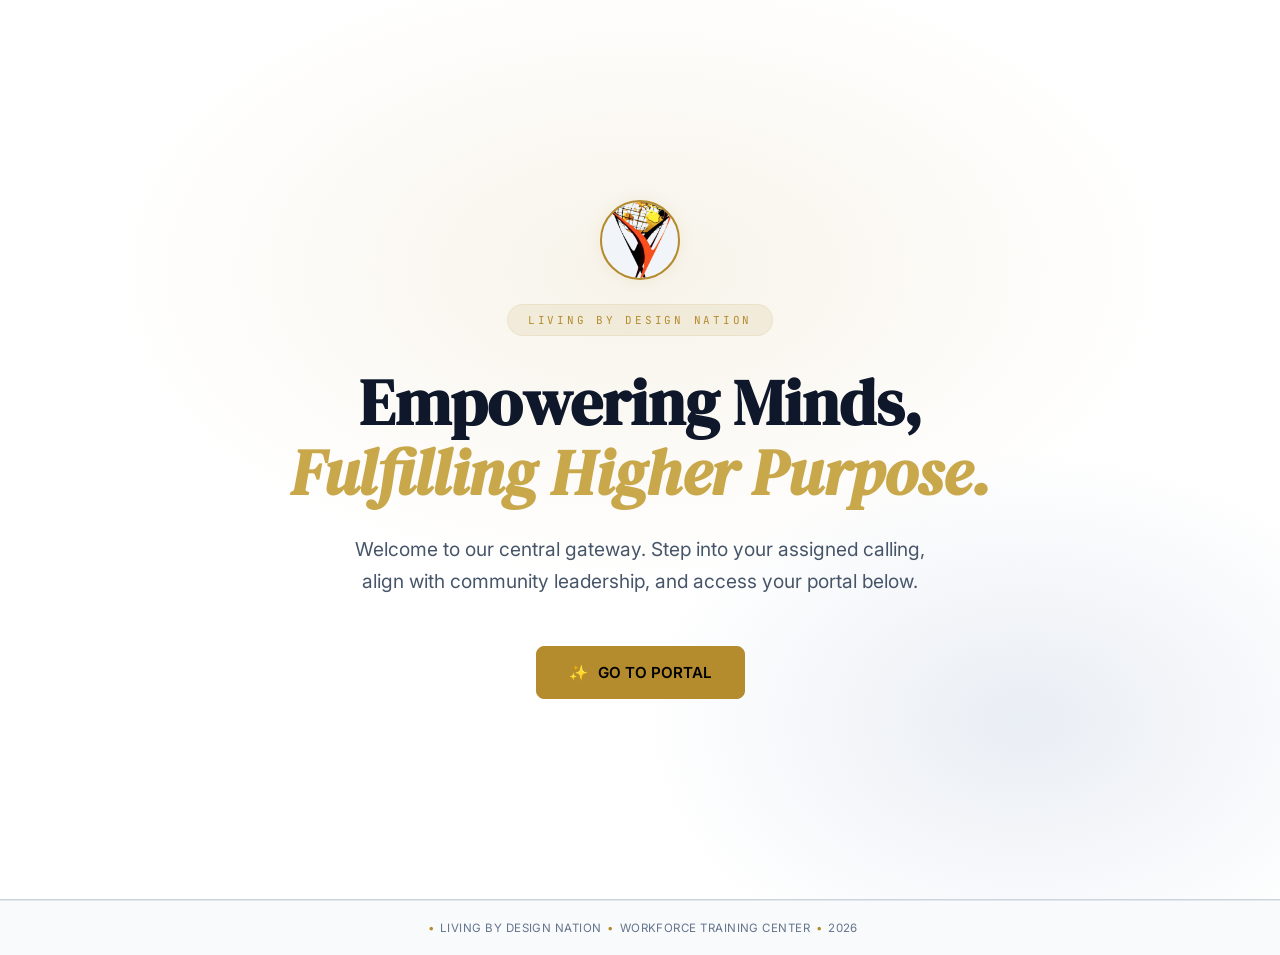
<file: index.html>
<!DOCTYPE html>
<html lang="en">
<head>
  <meta charset="UTF-8">
  <meta name="viewport" content="width=device-width, initial-scale=1.0">
  <title>Living By Design Nation — Portal</title>
  <link rel="icon" type="image/png" href="bck.png">
  <link rel="apple-touch-icon" href="bck.png">
  <link rel="preconnect" href="https://fonts.googleapis.com">
  <link href="https://fonts.googleapis.com/css2?family=DM+Serif+Display:ital@0;1&family=Inter:wght@300;400;500;600&family=JetBrains+Mono:wght@400;500&display=swap" rel="stylesheet">
  <link rel="stylesheet" href="styles.css">
</head>
<body>
  <section class="hero-section">
    <div class="hero-content">
      <img src="bck.png" alt="Living By Design Nation Logo" class="brand-logo">
      <div class="brand-badge">Living By Design Nation</div>
      
      <h1 class="hero-title">
        Empowering Minds,<br>
        <em>Fulfilling Higher Purpose.</em>
      </h1>

      <p class="hero-subtitle">
        Welcome to our central gateway. Step into your assigned calling, align with community leadership, and access your portal below.
      </p>

      <div class="cta-container">
        <a href="login.html" class="btn-action btn-primary" id="portalCtaLink">
          <span>✨</span> GO TO PORTAL
        </a>
      </div>
    </div>
  </section>

  <footer class="site-footer"><span class="dot">•</span>LIVING BY DESIGN NATION<span class="dot">•</span>WORKFORCE TRAINING CENTER<span class="dot">•</span><span id="footerYear"></span></footer>
  <script src="main.js"></script>
</body>
</html>
</file>
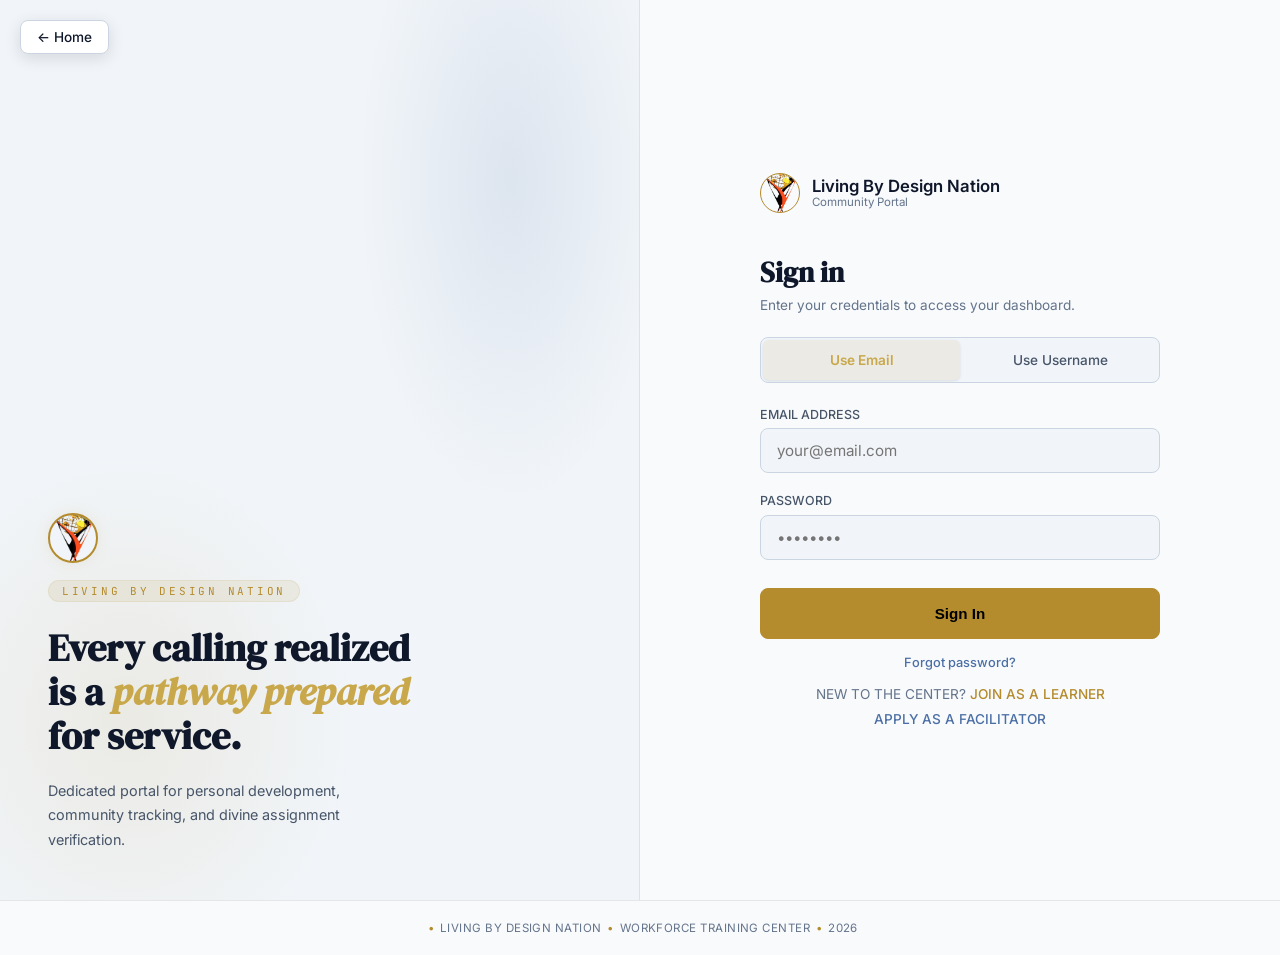
<file: admin.html>
<!DOCTYPE html>
<html lang="en">
<head>
  <meta charset="UTF-8">
  <meta name="viewport" content="width=device-width, initial-scale=1.0">
  <title>Admin Dashboard — Living By Design Nation</title>
  <link rel="icon" type="image/png" href="bck.png">
  <link rel="apple-touch-icon" href="bck.png">
  <link rel="preconnect" href="https://fonts.googleapis.com">
  <link href="https://fonts.googleapis.com/css2?family=DM+Serif+Display:ital@0;1&family=Inter:wght@300;400;500;600;700&family=JetBrains+Mono:wght@400;500&display=swap" rel="stylesheet">
  <link rel="stylesheet" href="styles.css">
</head>
<body>
<div class="page-loader" id="pageLoader">
  <div class="page-loader-mark"></div>
  <div class="page-loader-text">Loading your dashboard…</div>
</div>
<button class="mobile-menu-btn" id="mobileMenuBtn" onclick="toggleMobileSidebar()" aria-label="Toggle menu">☰</button>
<div class="sidebar-overlay" id="sidebarOverlay" onclick="closeMobileSidebar()"></div>
<div class="app">

  <!-- SIDEBAR -->
  <aside class="sidebar">
    <div class="sidebar-header">
      <div class="brand">
        <div class="brand-icon"><img src="bck.png" alt="Living By Design Nation"></div>
        <div>
          <div class="brand-name">Living By Design Nation</div>
          <div class="brand-sub">Admin Panel</div>
        </div>
      </div>
      <div class="user-info">
        <div class="user-name" id="sidebarName">Loading…</div>
        <div class="user-role" id="sidebarRole">—</div>
      </div>
    </div>
    <nav class="nav">
      <div class="nav-section-label">Overview</div>
      <button class="nav-item active" data-call="switchView" data-view="overview">📊 <span>Overview</span></button>

      <div class="nav-section-label">Review &amp; Content</div>
      <button class="nav-item" data-call="switchView" data-view="pending" id="nav-pending">
        ⏳ <span>Pending Reviews</span> <span class="nav-badge" id="pendingBadge" style="display:none">0</span>
      </button>
      <button class="nav-item" data-call="switchView" data-view="graduations" id="nav-graduations">
        🏆 <span>Graduation Approvals</span> <span class="nav-badge" id="graduationBadge" style="display:none">0</span>
      </button>
      <button class="nav-item" data-call="switchView" data-view="courses" id="nav-courses">
        📚 <span>Manage Courses</span>
      </button>
      <button class="nav-item" data-call="switchView" data-view="projects" id="nav-projects">
        📝 <span>Projects &amp; Broadcasts</span>
      </button>
      <button class="nav-item" data-call="switchView" data-view="submissions" id="nav-submissions">
        📚 <span>Project Submissions</span>
      </button>

      <div class="nav-section-label">People</div>
      <button class="nav-item" data-call="switchView" data-view="learners">👥 <span>Member Progress</span></button>
      <button class="nav-item" data-call="switchView" data-view="users" id="nav-users">
        👤 <span>Manage Users</span> <span class="nav-badge" id="newUsersBadge" style="display:none">0</span>
      </button>
      <button class="nav-item" data-call="switchView" data-view="completed" id="nav-completed">
        🏅 <span>Members Completed</span>
      </button>
      <button class="nav-item" data-call="switchView" data-view="facilitators" id="nav-facilitators">
        🎓 <span>Facilitator Requests</span> <span class="nav-badge" id="facilitatorBadge" style="display:none">0</span>
      </button>
    </nav>
    <div class="sidebar-footer">
      <button class="btn-logout" onclick="logout()">Sign Out</button>
    </div>
  </aside>

  <!-- MAIN -->
  <main class="main">
    <div class="topbar">
      <div>
        <div class="topbar-title" id="topbarTitle">Overview</div>
        <div class="topbar-sub" id="topbarSub">Platform at a glance</div>
      </div>
      <div class="topbar-actions">
        <span class="sync-status" id="lastSynced"><span class="sync-dot"></span><span class="sync-label">Live</span></span>
        <button class="bell-btn" data-call="openAdminNotifications" aria-label="Notifications">🔔<i class="bell-badge" id="adminBellBadge" style="display:none"></i></button>
        <button class="btn-refresh" id="refreshBtn" onclick="pollUpdates()" aria-label="Refresh data">
          <span class="refresh-icon">↻</span> Refresh
        </button>
      </div>
    </div>

    <div class="content">

      <!-- VIEW: OVERVIEW -->
      <div class="view active" id="view-overview">
        <div class="stat-wrap">
        <div class="stat-grid" id="statGrid">
          <div class="kpi-card"><div class="skeleton" style="width:48px;height:48px;border-radius:12px;flex-shrink:0;"></div><div style="flex:1;min-width:0;"><div class="skeleton" style="width:3rem;height:1.6rem;margin-bottom:6px;"></div><div class="skeleton" style="width:70%;height:.7rem;"></div></div></div>
          <div class="kpi-card"><div class="skeleton" style="width:48px;height:48px;border-radius:12px;flex-shrink:0;"></div><div style="flex:1;min-width:0;"><div class="skeleton" style="width:3rem;height:1.6rem;margin-bottom:6px;"></div><div class="skeleton" style="width:70%;height:.7rem;"></div></div></div>
          <div class="kpi-card"><div class="skeleton" style="width:48px;height:48px;border-radius:12px;flex-shrink:0;"></div><div style="flex:1;min-width:0;"><div class="skeleton" style="width:3rem;height:1.6rem;margin-bottom:6px;"></div><div class="skeleton" style="width:70%;height:.7rem;"></div></div></div>
          <div class="kpi-card"><div class="skeleton" style="width:48px;height:48px;border-radius:12px;flex-shrink:0;"></div><div style="flex:1;min-width:0;"><div class="skeleton" style="width:3rem;height:1.6rem;margin-bottom:6px;"></div><div class="skeleton" style="width:70%;height:.7rem;"></div></div></div>
          <div class="kpi-card"><div class="skeleton" style="width:48px;height:48px;border-radius:12px;flex-shrink:0;"></div><div style="flex:1;min-width:0;"><div class="skeleton" style="width:3rem;height:1.6rem;margin-bottom:6px;"></div><div class="skeleton" style="width:70%;height:.7rem;"></div></div></div>
        </div>
        </div>

        <!-- Opens when a stat card above is tapped -->
        <div class="table-wrap" id="statDetail" style="display:none;margin-bottom:1.5rem">
          <div class="table-header">
            <div><h3 id="statDetailTitle"></h3><p id="statDetailSub"></p></div>
            <button class="chip-btn chip-btn--steel" data-call="closeStatDetail">✕ Close</button>
          </div>
          <div style="overflow-x:auto">
            <table>
              <thead><tr><th>Member</th><th>Username</th><th>Email</th><th>Phone</th><th>Batch</th><th id="statDetailExtraHead">Progress</th></tr></thead>
              <tbody id="statDetailBody"></tbody>
            </table>
          </div>
        </div>
      </div>

      <!-- VIEW: PENDING REVIEWS -->
      <div class="view" id="view-pending">
        <div class="table-wrap">
          <div class="table-header">
            <div><h3>Written Submissions — Pending Review</h3><p>Approve or reject member written responses to unlock their next milestone</p></div>
          </div>
          <div style="overflow-x:auto">
            <table id="pendingTable">
              <thead><tr>
                <th>Member</th><th>Milestone</th><th>Submitted</th><th>Response Preview</th><th>Action</th>
              </tr></thead>
              <tbody id="pendingBody">
                <tr><td colspan="5" style="padding:2rem;text-align:center;color:var(--text-dim)">Loading…</td></tr>
              </tbody>
            </table>
          </div>
        </div>
      </div>

      <!-- VIEW: GRADUATION APPROVALS -->
      <div class="view" id="view-graduations">
        <div class="table-wrap" style="margin-bottom: 1.5rem;">
          <div class="table-header">
            <div><h3>Awaiting Facilitator Approval</h3><p>Sign off on graduating members' chosen service assignment</p></div>
          </div>
          <div style="overflow-x:auto">
            <table>
              <thead><tr><th>Member</th><th>Username</th><th>Service Choice</th><th>Requested</th><th>Action</th></tr></thead>
              <tbody id="gradFacilitatorBody">
                <tr><td colspan="5" style="padding:2rem;text-align:center;color:var(--text-dim)">Loading…</td></tr>
              </tbody>
            </table>
          </div>
        </div>

        <div class="table-wrap" id="adminApprovalSection">
          <div class="table-header">
            <div><h3>Awaiting Admin Approval</h3><p>Final sign-off before a member is marked as graduated</p></div>
          </div>
          <div style="overflow-x:auto">
            <table>
              <thead><tr><th>Member</th><th>Username</th><th>Service Choice</th><th>Requested</th><th>Action</th></tr></thead>
              <tbody id="gradAdminBody">
                <tr><td colspan="5" style="padding:2rem;text-align:center;color:var(--text-dim)">Loading…</td></tr>
              </tbody>
            </table>
          </div>
        </div>
      </div>

      <!-- VIEW: COURSES -->
      <div class="view" id="view-courses">
        <div class="table-wrap">
          <div class="table-header">
            <div><h3>Course Library</h3><p>Create and structure learning pathways</p></div>
            <button class="btn-action btn-primary" style="padding: 0.55rem 1.1rem; font-size: 0.82rem;" onclick="openCourseModal()">+ New Course</button>
          </div>
          <div style="overflow-x:auto">
            <table>
              <thead><tr><th>Course Title</th><th>Description</th><th>Course ID</th><th>Milestones</th><th>Action</th></tr></thead>
              <tbody id="adminCoursesBody">
                <tr><td colspan="5" style="padding:2rem;text-align:center;color:var(--text-dim)">Loading…</td></tr>
              </tbody>
            </table>
          </div>
        </div>
      </div>

      <!-- VIEW: PROJECTS & BROADCASTS -->
      <div class="view" id="view-submissions">
        <div class="table-wrap">
          <div class="table-header">
            <div><h3>Project Submissions</h3><p id="subsCount">Loading…</p></div>
            <div style="display:flex;gap:.6rem;flex-wrap:wrap;align-items:center">
              <input type="text" class="filter-input" style="max-width:260px" placeholder="Search member…" oninput="filterSubmissions(this.value)">
              <select class="filter-input" style="max-width:190px" onchange="filterSubmissionStatus(this.value)">
                <option value="">All members</option>
                <option value="awaiting">Awaiting grade</option>
                <option value="graded">Fully graded</option>
              </select>
              <button class="chip-btn chip-btn--steel" data-call="refreshSubmissions">↻ Refresh</button>
            </div>
          </div>
          <div style="overflow-x:auto">
            <table>
              <thead><tr><th>Member</th><th>Username</th><th>Projects</th><th>Status</th><th>Last submitted</th></tr></thead>
              <tbody id="subsBody">
                <tr><td colspan="5" style="padding:2rem;text-align:center;color:var(--text-dim)">Loading…</td></tr>
              </tbody>
            </table>
          </div>
        </div>
      </div>

      <div class="view" id="view-projects">
        <div class="stat-grid" id="projStatsRow" style="grid-template-columns:repeat(3,1fr)">
          <div class="kpi-card"><div class="kpi-icon kpi-icon--gold">📝</div><div class="kpi-body"><div class="kpi-num">—</div><div class="kpi-label">Assigned</div></div></div>
          <div class="kpi-card"><div class="kpi-icon kpi-icon--warning">⏳</div><div class="kpi-body"><div class="kpi-num">—</div><div class="kpi-label">Awaiting grade</div></div></div>
          <div class="kpi-card"><div class="kpi-icon kpi-icon--success">✅</div><div class="kpi-body"><div class="kpi-num">—</div><div class="kpi-label">Graded</div></div></div>
        </div>

        <div class="table-wrap" style="margin-bottom:1.5rem">
          <div class="table-header">
            <div><h3>Question Bank</h3><p>When a learner finishes Module 10, two questions are picked at random for them automatically</p></div>
            <button class="btn-action btn-primary" id="btn-assign-projects" style="padding: 0.55rem 1.1rem; font-size: 0.82rem;" data-call="assignProjects">🎯 Assign to Module 10 finishers</button>
          </div>
          <div style="padding:1.25rem 1.5rem">
            <div id="pqList" style="margin-bottom:1rem"><p style="color:var(--text-dim);font-size:.85rem">Loading…</p></div>
            <div style="display:flex;gap:.6rem;flex-wrap:wrap">
              <input type="text" id="pq-input" placeholder="Type a new essay question…" style="flex:1;min-width:220px;padding:.75rem 1rem;background:var(--bg-surface);border:1.5px solid var(--border-strong);border-radius:8px;color:var(--text-main);font-size:16px;outline:none;">
              <button class="btn-action btn-secondary" style="padding:.6rem 1.1rem;font-size:.82rem;" onclick="addProjectQuestion()">+ Add Question</button>
            </div>
          </div>
        </div>

        <div id="batchCard">
        <div class="table-wrap" style="margin-bottom:1.5rem">
          <div class="table-header">
            <div><h3>Training Batch Timeframe</h3><p>Learners see these dates on their home screen</p></div>
          </div>
          <div style="padding:1.25rem 1.5rem">
            <p id="batch-status" style="font-size:.8rem;color:var(--text-dim);margin-bottom:1rem;">No batch set yet.</p>
            <div class="field"><label>Batch name</label>
              <input type="text" id="batch-name" maxlength="80" placeholder="e.g. Batch 3 — January 2027" style="width:100%;padding:.7rem 1rem;background:var(--bg-surface);border:1.5px solid var(--border-strong);border-radius:8px;color:var(--text-main);font-size:16px;outline:none;">
            </div>
            <div style="display:flex;gap:.75rem;flex-wrap:wrap">
              <div class="field" style="flex:1;min-width:160px"><label>Start date</label><input type="date" id="batch-start" style="width:100%;padding:.7rem 1rem;background:var(--bg-surface);border:1.5px solid var(--border-strong);border-radius:8px;color:var(--text-main);font-size:16px;outline:none;"></div>
              <div class="field" style="flex:1;min-width:160px"><label>End date</label><input type="date" id="batch-end" style="width:100%;padding:.7rem 1rem;background:var(--bg-surface);border:1.5px solid var(--border-strong);border-radius:8px;color:var(--text-main);font-size:16px;outline:none;"></div>
            </div>
            <div class="field"><label>Note shown to learners (optional)</label>
              <input type="text" id="batch-note" maxlength="300" placeholder="e.g. Classes hold every Saturday, 10am WAT" style="width:100%;padding:.7rem 1rem;background:var(--bg-surface);border:1.5px solid var(--border-strong);border-radius:8px;color:var(--text-main);font-size:16px;outline:none;">
            </div>
            <label style="display:flex;align-items:center;gap:.5rem;font-size:.85rem;color:var(--text-muted);margin:.25rem 0 .5rem;">
              <input type="checkbox" id="batch-notify" checked> Notify the learners in this batch
            </label>
            <label style="display:flex;align-items:center;gap:.5rem;font-size:.85rem;color:var(--text-muted);margin:0 0 1rem;">
              <input type="checkbox" id="batch-carry"> When opening a <strong>new</strong> batch, carry over learners from the current one
            </label>
            <div style="display:flex;gap:.6rem;flex-wrap:wrap;margin-bottom:1rem">
              <button class="btn-action btn-primary" id="btn-save-batch" style="padding:.7rem 1.1rem;font-size:.82rem;" onclick="saveBatch('update')">💾 Save changes to current batch</button>
              <button class="btn-action btn-secondary" id="btn-new-batch" style="padding:.7rem 1.1rem;font-size:.82rem;" onclick="saveBatch('new')">➕ Open as a new batch</button>
            </div>
            <p style="font-size:.78rem;color:var(--text-dim);line-height:1.6;">
              Learners can use the portal only between their batch's start and end dates. Once a batch ends, everyone in it is locked out until you open a new batch.
              <strong>Save changes</strong> edits the running batch (nobody loses access). <strong>Open as a new batch</strong> closes the old one: learners with no batch yet join the new one automatically;
              tick <em>carry over</em> to bring the old batch's learners along, or move people one at a time from Manage Members.
            </p>
          </div>
        </div>
        <div class="table-wrap" style="margin-bottom:1.5rem">
          <div class="table-header"><div><h3>Previous Batches</h3><p>Each closed batch is kept as its own section — tap one to see its learners</p></div></div>
          <div id="batchHistory" style="padding:1rem 1.5rem"><p style="color:var(--text-dim);font-size:.85rem">Loading…</p></div>
        </div>
        </div>

        <div class="table-wrap" style="margin-bottom:1.5rem">
          <div class="table-header">
            <div><h3>Defence Date</h3><p>Saving broadcasts the date to every learner's portal automatically</p></div>
          </div>
          <div style="padding:1.25rem 1.5rem">
            <p id="pd-status" style="font-size:.8rem;color:var(--text-dim);margin-bottom:1rem;">No defence date set yet.</p>
            <div style="display:flex;gap:.75rem;flex-wrap:wrap;align-items:flex-end">
              <div class="field" style="margin:0"><label>Date</label><input type="date" id="pd-date" style="padding:.7rem 1rem;background:var(--bg-surface);border:1.5px solid var(--border-strong);border-radius:8px;color:var(--text-main);font-size:16px;outline:none;"></div>
              <div class="field" style="margin:0;flex:1;min-width:180px"><label>Venue (optional)</label><input type="text" id="pd-venue" placeholder="e.g. Main Hall, Zoom" style="width:100%;padding:.7rem 1rem;background:var(--bg-surface);border:1.5px solid var(--border-strong);border-radius:8px;color:var(--text-main);font-size:16px;outline:none;"></div>
              <button class="btn-action btn-primary" id="btn-save-defence" style="padding:.7rem 1.1rem;font-size:.82rem;" onclick="saveDefenceDate()">Save &amp; Notify All</button>
            </div>
            <div class="field" style="margin-top:1rem"><label>Note shown with the announcement (optional)</label>
              <input type="text" id="pd-msg" placeholder="e.g. Come with a printed copy of your essay" style="width:100%;padding:.7rem 1rem;background:var(--bg-surface);border:1.5px solid var(--border-strong);border-radius:8px;color:var(--text-main);font-size:16px;outline:none;">
            </div>
          </div>
        </div>

        <div class="table-wrap" style="margin-bottom:1.5rem">
          <div class="table-header">
            <div><h3>Project Submissions</h3><p id="projSubCount">Loading…</p></div>
          </div>
          <div style="overflow-x:auto">
            <table>
              <thead><tr><th>Member</th><th>Question</th><th>Status</th><th>Submitted</th><th>Score</th><th>Action</th></tr></thead>
              <tbody id="projectSubsBody">
                <tr><td colspan="6" style="padding:2rem;text-align:center;color:var(--text-dim)">Loading…</td></tr>
              </tbody>
            </table>
          </div>
        </div>

        <div class="table-wrap">
          <div class="table-header">
            <div><h3>Broadcast Notification</h3><p>Push an announcement to every member's portal</p></div>
          </div>
          <div style="padding:1.25rem 1.5rem">
            <div style="display:flex;gap:.75rem;flex-wrap:wrap">
              <div class="field" style="margin:0">
                <label>Audience</label>
                <select id="bc-audience" onchange="toggleBroadcastCourseRow()" style="padding:.7rem 1rem;background:var(--bg-surface);border:1.5px solid var(--border-strong);border-radius:8px;color:var(--text-main);font-size:16px;outline:none;">
                  <option value="ALL_LEARNERS">All learners</option>
                  <option value="COURSE">One course</option>
                  <option value="ALL_USERS">Everyone (incl. staff)</option>
                </select>
              </div>
              <div class="field" id="bc-course-row" style="margin:0;display:none">
                <label>Course</label>
                <select id="bc-course" style="padding:.7rem 1rem;background:var(--bg-surface);border:1.5px solid var(--border-strong);border-radius:8px;color:var(--text-main);font-size:16px;outline:none;">
                  <option value="">— Select course —</option>
                </select>
              </div>
            </div>
            <div class="field" style="margin-top:1rem"><label>Title</label>
              <input type="text" id="bc-title" placeholder="e.g. Module 5 videos are live" style="width:100%;padding:.7rem 1rem;background:var(--bg-surface);border:1.5px solid var(--border-strong);border-radius:8px;color:var(--text-main);font-size:16px;outline:none;">
            </div>
            <div class="field"><label>Message</label>
              <textarea id="bc-body" rows="3" placeholder="Write the announcement…" style="width:100%;padding:.75rem 1rem;background:var(--bg-surface);border:1.5px solid var(--border-strong);border-radius:8px;color:var(--text-main);font-family:'Inter',sans-serif;font-size:16px;outline:none;"></textarea>
            </div>
            <button class="btn-action btn-primary" id="btn-send-broadcast" style="padding:.7rem 1.1rem;font-size:.82rem;" onclick="broadcastNotice()">📣 Send Broadcast</button>
          </div>
        </div>
      </div>

      <!-- VIEW: LEARNER PROGRESS CARDS -->
      <div class="view" id="view-learners">
        <div style="margin-bottom:1.5rem;display:flex;align-items:center;gap:.75rem">
          <input type="text" class="filter-input" style="max-width:320px" placeholder="Search member…" oninput="filterLearnerCards(this.value)">
          <select class="filter-input" id="learnerBatchFilter" style="max-width:240px" onchange="setLearnerBatchFilter(this.value)"><option value="">All batches</option></select>
        </div>
        <div class="learner-grid" id="learnerGrid">
          <div class="skeleton" style="height:160px;border-radius:14px;"></div>
          <div class="skeleton" style="height:160px;border-radius:14px;"></div>
          <div class="skeleton" style="height:160px;border-radius:14px;"></div>
        </div>
      </div>

      <!-- VIEW: USERS -->
      <div class="view" id="view-users">
        <div class="table-wrap">
          <div class="table-header">
            <div><h3>Manage Members</h3><p id="usersViewSub">Add new members or view existing accounts</p></div>
            <button class="btn-action btn-primary" id="addMemberBtn" style="padding: 0.55rem 1.1rem; font-size: 0.82rem;" onclick="openAddUserModal()">+ Add Member</button>
          </div>
          <div style="overflow-x:auto">
            <table>
              <thead><tr><th>Name</th><th>Username</th><th>Email</th><th>Enrolled In</th><th>Action</th></tr></thead>
              <tbody id="usersBody">
                <tr><td colspan="5" style="padding:2rem;text-align:center;color:var(--text-dim)">Loading…</td></tr>
              </tbody>
            </table>
          </div>
        </div>
      </div>

      <!-- VIEW: MEMBERS COMPLETED -->
      <div class="view" id="view-completed">
        <div class="table-wrap">
          <div class="table-header">
            <div><h3>Members Completed</h3><p>Fully graduated members — approved by both facilitator and admin</p></div>
          </div>
          <div style="overflow-x:auto">
            <table>
              <thead><tr><th>Name</th><th>Username</th><th>Service Assignment</th><th>Graduated</th></tr></thead>
              <tbody id="completedBody">
                <tr><td colspan="4" style="padding:2rem;text-align:center;color:var(--text-dim)">Loading…</td></tr>
              </tbody>
            </table>
          </div>
        </div>
      </div>

      <!-- VIEW: FACILITATOR REQUESTS -->
      <div class="view" id="view-facilitators">
        <div class="table-wrap" style="margin-bottom: 1.5rem;">
          <div class="table-header">
            <div><h3>Facilitator Clearance Requests</h3><p>Approve leadership accounts before they can sign in</p></div>
          </div>
          <div style="overflow-x:auto">
            <table>
              <thead><tr><th>Name</th><th>Username</th><th>Requested</th><th>Action</th></tr></thead>
              <tbody id="facilitatorsBody">
                <tr><td colspan="4" style="padding:2rem;text-align:center;color:var(--text-dim)">Loading…</td></tr>
              </tbody>
            </table>
          </div>
        </div>

        <div class="table-wrap">
          <div class="table-header">
            <div><h3>Active Facilitators</h3><p>Promote a trusted facilitator to full Admin access</p></div>
          </div>
          <div style="overflow-x:auto">
            <table>
              <thead><tr><th>Name</th><th>Username</th><th>Active Since</th><th>Action</th></tr></thead>
              <tbody id="activeTeachersBody">
                <tr><td colspan="4" style="padding:2rem;text-align:center;color:var(--text-dim)">Loading…</td></tr>
              </tbody>
            </table>
          </div>
        </div>
      </div>

    </div><!-- /content -->

    <footer class="site-footer"><span class="dot">•</span>LIVING BY DESIGN NATION<span class="dot">•</span>WORKFORCE TRAINING CENTER<span class="dot">•</span><span id="footerYear"></span></footer>
  </main>
</div>

<!-- ADD USER MODAL -->
<div class="modal-overlay" id="addUserModal">
  <div class="modal" style="max-width: 480px;">
    <div class="modal-head">
      <h3 style="font-family: 'DM Serif Display', serif; font-size: 1.4rem;">Add New Member</h3>
      <button class="modal-close" onclick="closeAddUserModal()" aria-label="Close">✕</button>
    </div>
    <div class="field"><label>Full Name</label><input type="text" id="nf-name" placeholder="Jane Smith"></div>
    <div class="field"><label>Username</label><input type="text" id="nf-username" placeholder="jane.smith"></div>
    <div class="field"><label>Email</label><input type="email" id="nf-email" placeholder="jane@company.com"></div>
    <div class="field"><label>Temporary Password</label><input type="password" id="nf-password" placeholder="Set a temporary password"></div>
    <div class="field"><label>Enrol in Course</label>
      <select id="nf-course">
        <option value="">— Select course —</option>
      </select>
    </div>
    <div class="modal-actions" style="display: flex; gap: 0.75rem; margin-top: 1.5rem;">
      <button class="btn-action btn-secondary" style="flex: 1; padding: 0.75rem; justify-content: center;" onclick="closeAddUserModal()">Cancel</button>
      <button class="btn-action btn-primary" style="flex: 1; padding: 0.75rem; justify-content: center;" onclick="createUser()">Create Account</button>
    </div>
  </div>
</div>

<!-- CREATE COURSE MODAL -->
<div class="modal-overlay" id="courseModal">
  <div class="modal" style="max-width: 480px;">
    <div class="modal-head">
      <h3 style="font-family: 'DM Serif Display', serif; font-size: 1.4rem;">Create New Course</h3>
      <button class="modal-close" onclick="closeCourseModal()" aria-label="Close">✕</button>
    </div>
    <div class="field"><label>Course Title</label><input type="text" id="nc-title" placeholder="e.g., Foundational Ethics"></div>
    <div class="field"><label>Description</label>
      <textarea id="nc-desc" rows="3" style="width: 100%; padding: 0.75rem; background: var(--bg-surface); border: 1.5px solid var(--border-strong); border-radius: 8px; color: var(--text-main); font-family: 'Inter', sans-serif; font-size: 0.95rem; outline: none;"></textarea>
    </div>
    <div class="modal-actions" style="display: flex; gap: 0.75rem; margin-top: 1.5rem;">
      <button class="btn-action btn-secondary" style="flex: 1; padding: 0.75rem; justify-content: center;" onclick="closeCourseModal()">Cancel</button>
      <button class="btn-action btn-primary" id="btn-submit-course" style="flex: 1; padding: 0.75rem; justify-content: center;" onclick="submitNewCourse()">Save Course</button>
    </div>
  </div>
</div>

<!-- CREATE MILESTONE MODAL -->
<div class="modal-overlay" id="milestoneModal">
  <div class="modal" style="max-width: 600px; max-height: 90vh; overflow-y: auto;">
    <div class="modal-head" style="margin-bottom:0.5rem;">
      <h3 style="font-family: 'DM Serif Display', serif; font-size: 1.4rem;" id="milestoneModalTitle">Add Milestone</h3>
      <button class="modal-close" onclick="closeMilestoneModal()" aria-label="Close">✕</button>
    </div>
    <p style="color:var(--text-dim);font-size:0.85rem;margin-bottom:1.5rem;">For course: <strong id="nm-course-title"></strong></p>
    
    <div class="field"><label>Title</label><input type="text" id="nm-title" placeholder="e.g., Module 1: Introduction"></div>
    <div class="field"><label>Short Description</label><input type="text" id="nm-desc" placeholder="Brief summary of this milestone"></div>
    <div class="field"><label>Content (HTML tags allowed)</label>
      <textarea id="nm-content" rows="4" style="width: 100%; padding: 0.75rem; background: var(--bg-surface); border: 1.5px solid var(--border-strong); border-radius: 8px; color: var(--text-main); font-family: 'Inter', sans-serif; font-size: 0.95rem; outline: none;"></textarea>
    </div>
    <div class="field" id="nm-videos-field"><label>Video URLs — one per line, they play back-to-back (YouTube / Vimeo / MP4)</label>
      <textarea id="nm-videos" rows="3" placeholder="https://youtu.be/…&#10;https://vimeo.com/…&#10;https://…/part3.mp4" style="width: 100%; padding: 0.75rem; background: var(--bg-surface); border: 1.5px solid var(--border-strong); border-radius: 8px; color: var(--text-main); font-family: 'JetBrains Mono', monospace; font-size: 0.8rem; outline: none;"></textarea>
    </div>
    <div class="field"><label>Legacy single video URL (optional — the playlist above takes priority)</label><input type="text" id="nm-video" placeholder="https://..."></div>
    <div class="field"><label>Submission Type</label>
      <select id="nm-type" onchange="handleSubTypeChange()">
        <option value="CHECKBOX">Checkbox (Read & Confirm)</option>
        <option value="WRITTEN">Written Response (Requires Admin Approval)</option>
        <option value="QUIZ">Quiz Assessment (Auto-graded)</option>
      </select>
    </div>
    
    <div id="nm-quiz-wrap" style="display:none; padding:1rem; background:var(--bg-surface); border-radius:8px; margin-bottom:1rem; border: 1px solid var(--border-strong);">
       <div class="field"><label>Passing Score (%) — leave empty for the 70% default; 0 means everyone auto-passes</label><input type="number" id="nm-pass" placeholder="70"></div>
       <div class="field"><label>Quiz JSON Data Format</label>
         <textarea id="nm-quiz" rows="4" style="width: 100%; padding: 0.75rem; background: var(--bg-main); border: 1.5px solid var(--border-strong); border-radius: 8px; font-family: 'JetBrains Mono', monospace; font-size: 0.8rem; outline: none;" placeholder='{"questions": [{"id":"q1", "text":"Sample?", "options":["A","B"], "correct":0}]}'></textarea>
       </div>
    </div>

    <div id="nm-edit-extra" style="display:none; padding:1rem; background:var(--gold-bg); border-radius:8px; margin-bottom:1rem; border: 1px solid var(--gold);">
      <div style="display:flex; gap:1rem; flex-wrap:wrap; align-items:flex-end;">
        <div class="field" style="margin:0"><label>Order (unlock sequence)</label><input type="number" id="nm-order" min="1" style="width:110px;padding:.6rem;background:var(--bg-main);border:1.5px solid var(--border-strong);border-radius:8px;color:var(--text-main);font-size:16px;outline:none;"></div>
        <label style="display:flex;align-items:center;gap:.5rem;font-size:.85rem;color:var(--text-main);padding-bottom:.5rem;cursor:pointer;">
          <input type="checkbox" id="nm-active" checked style="width:18px;height:18px;accent-color:var(--gold);cursor:pointer;">
          Visible to learners
        </label>
      </div>
      <p style="font-size:.72rem;color:var(--text-dim);margin-top:.5rem;">Editing is safe for learners mid-course — progress is tracked by milestone ID, never by content.</p>
    </div>

    <div class="modal-actions" style="display: flex; gap: 0.75rem; margin-top: 1.5rem;">
      <button class="btn-action btn-secondary" style="flex: 1; padding: 0.75rem; justify-content: center;" onclick="closeMilestoneModal()">Cancel</button>
      <button class="btn-action btn-primary" id="btn-submit-milestone" style="flex: 1; padding: 0.75rem; justify-content: center;" onclick="submitNewMilestone()">Add Milestone</button>
    </div>
  </div>
</div>

<!-- MILESTONE LIST (CURRICULUM EDITOR) MODAL -->
<div class="modal-overlay" id="milestoneListModal">
  <div class="modal" style="max-width: 640px; max-height: 90vh; overflow-y: auto;">
    <div class="modal-head" style="margin-bottom:0.5rem;">
      <div>
        <h3 style="font-family: 'DM Serif Display', serif; font-size: 1.4rem;">Milestones</h3>
        <p style="color:var(--text-dim);font-size:0.8rem;">Course: <strong id="mlm-course-title"></strong></p>
      </div>
      <button class="modal-close" onclick="closeMilestoneListModal()" aria-label="Close">✕</button>
    </div>
    <div id="milestoneListBody" style="margin-bottom:1rem;"></div>
    <div class="modal-actions">
      <button class="btn-action btn-secondary" style="flex: 1; padding: 0.75rem; justify-content: center;" onclick="closeMilestoneListModal()">Close</button>
      <button class="btn-action btn-primary" style="flex: 1; padding: 0.75rem; justify-content: center;" data-call="openMilestoneCreate">➕ Add Milestone</button>
    </div>
  </div>
</div>

<!-- MEMBER PROJECTS MODAL (opens when a name is tapped in Project Submissions) -->
<div class="modal-overlay" id="subsMemberModal">
  <div class="modal" style="max-width: 760px; max-height: 92vh; overflow-y: auto;">
    <div class="modal-head" style="margin-bottom:0.75rem;">
      <div>
        <h3 id="sm-name" style="font-family: 'DM Serif Display', serif; font-size: 1.5rem;">—</h3>
        <p id="sm-sub" style="color:var(--text-dim);font-size:0.85rem;"></p>
      </div>
      <button class="modal-close" onclick="closeSubmissionMember()" aria-label="Close">✕</button>
    </div>
    <div id="sm-bio"></div>
    <div id="sm-projects"></div>
    <div class="modal-actions" style="margin-top:1rem;">
      <button class="btn-action btn-secondary" style="width:100%;padding:.75rem;justify-content:center;" onclick="closeSubmissionMember()">Close</button>
    </div>
  </div>
</div>

<!-- PROJECT REVIEW MODAL -->
<div class="modal-overlay" id="projectReviewModal">
  <div class="modal" style="max-width: 640px; max-height: 90vh; overflow-y: auto;">
    <div class="modal-head" style="margin-bottom:0.5rem;">
      <div>
        <h3 style="font-family: 'DM Serif Display', serif; font-size: 1.4rem;">Grade Project</h3>
        <p style="color:var(--text-dim);font-size:0.85rem;">Member: <strong id="pr-name">—</strong></p>
      </div>
      <button class="modal-close" onclick="closeProjectReviewModal()" aria-label="Close">✕</button>
    </div>
    <div style="background: var(--bg-surface); border-left: 3px solid var(--gold); border-radius: 8px; padding: 1rem 1.25rem; margin-bottom: 1rem;">
      <div style="font-size:.7rem;color:var(--text-dim);text-transform:uppercase;letter-spacing:.06em;margin-bottom:.4rem;">Question</div>
      <p style="font-size:.9rem;color:var(--text-main);line-height:1.6;" id="pr-question">—</p>
    </div>
    <div style="background: var(--bg-main); border-radius: 8px; padding: 1rem 1.25rem; margin-bottom: 1rem; max-height: 220px; overflow-y: auto; border: 1px solid var(--border-subtle);">
      <div style="font-size:.7rem;color:var(--text-dim);text-transform:uppercase;letter-spacing:.06em;margin-bottom:.4rem;">Essay</div>
      <p style="font-size:.85rem;color:var(--text-muted);line-height:1.7;white-space:pre-wrap;" id="pr-essay">—</p>
    </div>
    <div id="pr-link-row" style="display:none;margin-bottom:1rem;">
      <div style="font-size:.7rem;color:var(--text-dim);text-transform:uppercase;letter-spacing:.06em;margin-bottom:.4rem;">Attached document</div>
      <a href="#" target="_blank" rel="noopener" id="pr-link" style="color:var(--gold-lt);font-size:.85rem;word-break:break-all;">—</a>
    </div>
    <div style="display:flex;gap:1rem;flex-wrap:wrap;align-items:flex-end;">
      <div class="field" style="margin:0"><label>Score (0–100)</label><input type="number" id="pr-score" min="0" max="100" style="width:120px;padding:.7rem;background:var(--bg-surface);border:1.5px solid var(--border-strong);border-radius:8px;color:var(--text-main);font-size:16px;outline:none;"></div>
      <div class="field" style="margin:0;flex:1;min-width:200px"><label>Feedback (shown to the learner)</label>
        <textarea id="pr-feedback" rows="2" placeholder="What they did well, what to sharpen…" style="width:100%;padding:.75rem 1rem;background:var(--bg-surface);border:1.5px solid var(--border-strong);border-radius:8px;color:var(--text-main);font-family:'Inter',sans-serif;font-size:16px;outline:none;"></textarea>
      </div>
    </div>
    <div class="modal-actions" style="display: flex; gap: 0.75rem; margin-top: 1.5rem;">
      <button class="btn-action btn-secondary" style="flex: 1; padding: 0.75rem; justify-content: center;" onclick="closeProjectReviewModal()">Cancel</button>
      <button class="btn-action btn-primary" id="btn-grade-submit" style="flex: 1; padding: 0.75rem; justify-content: center;" onclick="submitProjectGrade()">Save Grade &amp; Notify</button>
    </div>
  </div>
</div>

<!-- ASSIGN COURSE MODAL -->
<div class="modal-overlay" id="assignModal">
  <div class="modal" style="max-width: 400px;">
    <div class="modal-head" style="margin-bottom:0.5rem;">
      <h3 style="font-family: 'DM Serif Display', serif; font-size: 1.4rem;">Assign Course</h3>
      <button class="modal-close" onclick="closeAssignModal()" aria-label="Close">✕</button>
    </div>
    <p style="color:var(--text-dim);font-size:0.85rem;margin-bottom:1.5rem;">Assigning to: <strong id="assign-user-name"></strong></p>
    <div class="field"><label>Select Course</label>
      <select id="assign-course-select">
        <option value="">— Select course —</option>
      </select>
    </div>
    <div class="modal-actions" style="display: flex; gap: 0.75rem; margin-top: 1.5rem;">
      <button class="btn-action btn-secondary" style="flex: 1; padding: 0.75rem; justify-content: center;" onclick="closeAssignModal()">Cancel</button>
      <button class="btn-action btn-primary" id="btn-submit-assign" style="flex: 1; padding: 0.75rem; justify-content: center;" onclick="submitAssignCourse()">Assign</button>
    </div>
  </div>
</div>

<!-- MEMBER DETAIL MODAL -->
<div class="modal-overlay" id="memberDetailModal">
  <div class="modal" style="max-width: 560px; max-height: 85vh; overflow-y: auto;">
    <div class="modal-head">
      <div>
        <h3 style="font-family: 'DM Serif Display', serif; font-size: 1.4rem; margin-bottom: 2px;" id="md-name">Member</h3>
        <div style="font-size:.78rem;color:var(--text-dim);font-family:'JetBrains Mono',monospace;" id="md-username">—</div>
      </div>
      <button class="modal-close" onclick="closeMemberDetailModal()" aria-label="Close">✕</button>
    </div>

    <div style="display:grid;grid-template-columns:1fr 1fr;gap:1rem;background:var(--bg-surface);border-radius:10px;padding:1rem 1.25rem;margin-bottom:1.5rem;">
      <div>
        <div style="font-size:.7rem;color:var(--text-dim);text-transform:uppercase;letter-spacing:.06em;margin-bottom:2px;">Email</div>
        <div style="font-size:.85rem;color:var(--text-main);" id="md-email">—</div>
      </div>
      <div>
        <div style="font-size:.7rem;color:var(--text-dim);text-transform:uppercase;letter-spacing:.06em;margin-bottom:2px;">Phone</div>
        <div style="font-size:.85rem;color:var(--text-main);" id="md-phone">—</div>
      </div>
      <div style="grid-column: 1 / -1;">
        <div style="font-size:.7rem;color:var(--text-dim);text-transform:uppercase;letter-spacing:.06em;margin-bottom:2px;">Course(s) Running</div>
        <div style="font-size:.85rem;color:var(--text-main);" id="md-courses">—</div>
      </div>
    </div>

    <div style="display:flex;align-items:center;justify-content:space-between;margin-bottom:.6rem;">
      <span style="font-size:.8rem;color:var(--text-dim);">Overall Completion</span>
      <strong style="color:var(--gold-lt);font-size:.9rem;" id="md-rate">0%</strong>
    </div>
    <div style="height:6px;background:var(--border-subtle);border-radius:3px;overflow:hidden;margin-bottom:1.5rem;">
      <div id="md-rate-bar" style="height:100%;background:linear-gradient(90deg,var(--gold),var(--gold-lt));border-radius:3px;transition:width .4s ease;width:0%;"></div>
    </div>

    <div style="font-size:.72rem;color:var(--text-dim);text-transform:uppercase;letter-spacing:.07em;margin-bottom:.75rem;">Milestones</div>
    <div id="md-milestones"></div>
  </div>
</div>

<!-- ADMIN NOTIFICATIONS MODAL -->
<div class="modal-overlay" id="adminNotifModal">
  <div class="modal" style="max-width: 480px; max-height: 85vh; overflow-y: auto;">
    <div class="modal-head">
      <h3 style="font-family: 'DM Serif Display', serif; font-size: 1.4rem;">Notifications</h3>
      <button class="modal-close" onclick="closeAdminNotifModal()" aria-label="Close">✕</button>
    </div>
    <div id="adminNotifList"></div>
  </div>
</div>

<script src="main.js"></script>
</body>
</html>
</file>
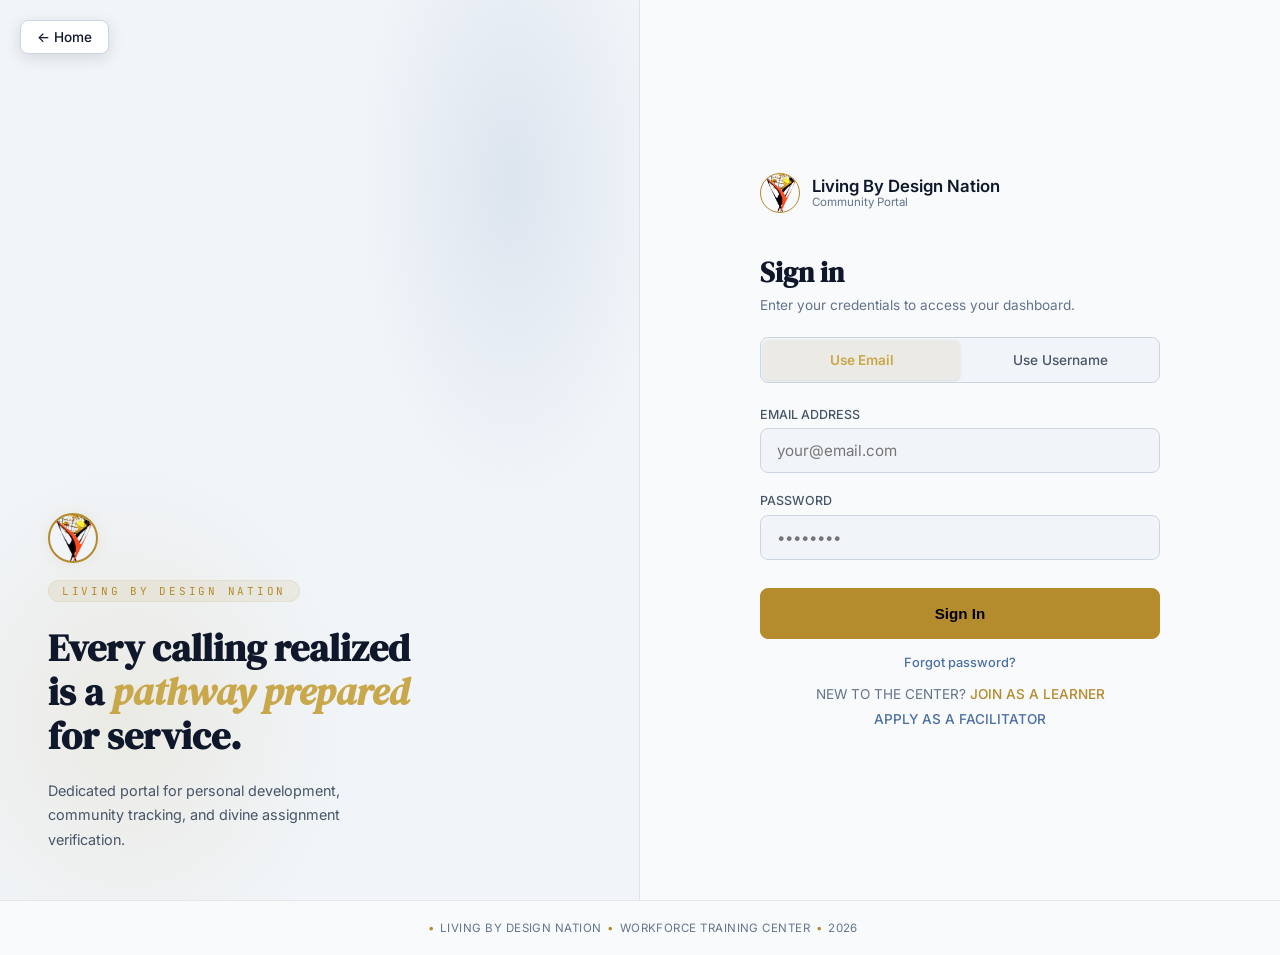
<file: login.html>
<!DOCTYPE html>
<html lang="en">
<head>
  <meta charset="UTF-8">
  <meta name="viewport" content="width=device-width, initial-scale=1.0">
  <title>Portal Access — Living By Design Nation</title>
  <link rel="icon" type="image/png" href="bck.png">
  <link rel="apple-touch-icon" href="bck.png">
  <link rel="preconnect" href="https://fonts.googleapis.com">
  <link href="https://fonts.googleapis.com/css2?family=DM+Serif+Display:ital@0;1&family=Inter:wght@300;400;500;600&family=JetBrains+Mono:wght@400;500&display=swap" rel="stylesheet">
  <link rel="stylesheet" href="styles.css">
</head>
<body>
  <a href="index.html" class="home-btn" aria-label="Back to home">← Home</a>
  <section class="auth-section" id="auth-container">
    <div class="panel-left">
      <div class="panel-left-content">
        <img src="bck.png" alt="Living By Design Nation Logo" class="brand-logo brand-logo-small">
        <div class="brand-badge" style="margin-bottom: 1.5rem; padding: 0.2rem 0.8rem;">Living By Design Nation</div>
        <h1 class="left-headline">
          Every calling realized<br>
          is a <em>pathway prepared</em><br>
          for service.
        </h1>
        <p class="left-sub">
          Dedicated portal for personal development, community tracking, and divine assignment verification.
        </p>
      </div>
    </div>

    <div class="panel-right">
      <div class="login-card">
        <div class="login-logo">
          <img src="bck.png" alt="Logo" class="login-logo-icon">
          <div class="login-logo-text">
            Living By Design Nation
            <div class="login-logo-sub">Community Portal</div>
          </div>
        </div>

        <!-- VIEW: STANDARD LOGIN -->
        <div id="login-view">
          <h2 style="font-family: 'DM Serif Display', serif; font-size: 1.75rem; margin-bottom: 0.4rem;">Sign in</h2>
          <p style="font-size: 0.85rem; color: var(--text-dim); margin-bottom: 1.5rem;">Enter your credentials to access your dashboard.</p>

          <div id="loginError" style="display:none; padding:1rem; border-radius:8px; background:var(--error-bg); color:var(--error); font-size:0.85rem; margin-bottom:1rem;"></div>

          <div class="login-toggle-group">
            <button class="login-toggle-btn active" id="btn-mode-email" onclick="setLoginMode('email')">Use Email</button>
            <button class="login-toggle-btn" id="btn-mode-username" onclick="setLoginMode('username')">Use Username</button>
          </div>

          <div class="field" id="field-login-email">
            <label for="login-email">Email Address</label>
            <input type="email" id="login-email" placeholder="your@email.com" autocomplete="email">
          </div>
          
          <div class="field" id="field-login-username" style="display: none;">
            <label for="username">Username</label>
            <input type="text" id="username" placeholder="your.username" autocomplete="username">
          </div>
          
          <div class="field">
            <label for="password">Password</label>
            <input type="password" id="password" placeholder="••••••••" autocomplete="current-password">
          </div>

          <button class="btn-action btn-primary" id="loginBtn" onclick="doLogin()" style="width: 100%; justify-content: center; margin-top: 0.5rem; margin-bottom: 1rem;">
            <span>Sign In</span>
          </button>

          <p style="font-size: 0.8rem; color: var(--text-dim); text-align: center; margin-bottom: 1rem;">
            <a href="#" onclick="toggleAuthView('forgot')" style="color: var(--steel); text-decoration: none; font-weight: 500;">Forgot password?</a>
          </p>
          
          <p style="font-size: 0.85rem; color: var(--text-dim); text-align: center; margin-bottom: 0.6rem;">
            NEW TO THE CENTER? <a href="#" onclick="toggleAuthView('signup')" style="color: var(--gold); text-decoration: none; font-weight: 500;">JOIN AS A LEARNER</a>
          </p>
          <p style="font-size: 0.85rem; color: var(--text-dim); text-align: center;">
            <a href="#" onclick="toggleAuthView('facilitator-signup')" style="color: var(--steel); text-decoration: none; font-weight: 500;">APPLY AS A FACILITATOR</a>
          </p>
        </div>

        <!-- VIEW: FORGOT PASSWORD -->
        <div id="forgot-view" style="display:none;">
          <h2 style="font-family: 'DM Serif Display', serif; font-size: 1.75rem; margin-bottom: 0.4rem;">Reset password</h2>
          <p style="font-size: 0.85rem; color: var(--text-dim); margin-bottom: 1.5rem;">We'll email a 6-digit code to the address on your account. It expires in 15 minutes.</p>

          <div id="fp-msg" style="display:none; padding:1rem; border-radius:8px; font-size:0.85rem; margin-bottom:1rem;"></div>

          <div class="field">
            <label>Email or Username</label>
            <input type="text" id="fp-identifier" placeholder="you@example.com or your.username" autocomplete="username">
          </div>

          <button class="btn-action btn-primary" id="fp-btn-request" onclick="doForgotRequest()" style="width: 100%; justify-content: center; margin-bottom: 1rem;">
            <span>Email me a reset code</span>
          </button>

          <div id="fp-step2" style="display:none;">
            <div class="field">
              <label>6-digit Code</label>
              <input type="text" id="fp-code" placeholder="e.g. 482913" inputmode="numeric" maxlength="6" autocomplete="one-time-code">
            </div>
            <div class="field">
              <label>New Password</label>
              <input type="password" id="fp-new" placeholder="At least 8 characters, 1 letter + 1 number" autocomplete="new-password">
            </div>
            <button class="btn-action btn-primary" id="fp-btn-reset" onclick="doForgotReset()" style="width: 100%; justify-content: center; margin-bottom: 1rem;">
              <span>Set New Password</span>
            </button>
          </div>

          <p style="font-size: 0.8rem; color: var(--text-dim); text-align: center;">
            No email on your account? Ask your admin to set a new password for you from Manage Members.
          </p>
          <p style="font-size: 0.85rem; color: var(--text-dim); text-align: center; margin-top: 1rem;">
            <a href="#" onclick="toggleAuthView('login')" style="color: var(--gold); text-decoration: none; font-weight: 500;">← Back to sign in</a>
          </p>
        </div>

        <!-- VIEW: LEARNER SIGNUP -->
        <div id="signup-view" style="display:none;">
          <h2 style="font-family: 'DM Serif Display', serif; font-size: 1.75rem; margin-bottom: 0.4rem;">Join the Nation</h2>
          <p style="font-size: 0.85rem; color: var(--text-dim); margin-bottom: 2rem;">Register below to start your assignment. Your login details will be emailed to you.</p>

          <div id="signupError" style="display:none; padding:1rem; border-radius:8px; background:var(--error-bg); color:var(--error); font-size:0.85rem; margin-bottom:1rem;"></div>

          <div class="field-row" style="display: flex; gap: 1rem;">
            <div class="field" style="flex: 1;">
              <label>First Name</label>
              <input type="text" id="reg-fname" placeholder="John">
            </div>
            <div class="field" style="flex: 1;">
              <label>Last Name</label>
              <input type="text" id="reg-lname" placeholder="Doe">
            </div>
          </div>

          <div class="field">
            <label>Email Address</label>
            <input type="email" id="reg-email" placeholder="john@example.com">
          </div>

          <div class="field">
            <label>Username (For Logging In)</label>
            <input type="text" id="reg-username" placeholder="john.doe">
          </div>

          <div class="field">
            <label>Password</label>
            <input type="password" id="reg-password" placeholder="••••••••">
            <p style="font-size:.72rem;color:var(--text-dim);margin-top:.35rem;">At least 8 characters, with at least one letter and one number.</p>
          </div>

          <div class="field">
            <label>Date of Course Start</label>
            <input type="date" id="reg-date" disabled style="opacity: 0.6; cursor: not-allowed; background: var(--bg-main);">
          </div>

          <div class="field-row" style="display: flex; gap: 1rem;">
            <div class="field" style="flex: 1;">
              <label>Tribe ID</label>
              <input type="number" id="reg-tribe" placeholder="e.g. 101">
            </div>
            <div class="field" style="flex: 1;">
              <label>Hub ID</label>
              <input type="number" id="reg-hub" placeholder="e.g. 5">
            </div>
          </div>

          <div class="field">
            <label>Colony</label>
            <select id="reg-colony">
              <option value="">— Select your colony —</option>
              <option value="PARTNERSHIP">Partnership</option>
              <option value="APPRENTICESHIP">Apprenticeship</option>
              <option value="RELATIONSHIP">Relationship</option>
              <option value="CITIZENSHIP">Citizenship</option>
              <option value="ENTREPRENEURSHIP">Entrepreneurship</option>
              <option value="LEADERSHIP">Leadership</option>
              <option value="STEWARDSHIP">Stewardship</option>
            </select>
          </div>

          <div class="field">
            <label>Phone Number (WhatsApp Compulsory)</label>
            <input type="tel" id="reg-phone" placeholder="e.g. +234 800 000 0000">
          </div>

          <button class="btn-action btn-primary" id="signupBtn" onclick="doSignup()" style="width: 100%; justify-content: center; margin-top: 0.5rem; margin-bottom: 1rem;">
            <span>Create Account</span>
          </button>

          <p style="font-size: 0.85rem; color: var(--text-dim); text-align: center;">
            Already registered? <a href="#" onclick="toggleAuthView('login')" style="color: var(--gold); text-decoration: none; font-weight: 500;">Return to sign in</a>
          </p>
        </div>

        <!-- VIEW: FACILITATOR SIGNUP -->
        <div id="facilitator-signup-view" style="display:none;">
          <h2 style="font-family: 'DM Serif Display', serif; font-size: 1.75rem; margin-bottom: 0.4rem;">Facilitator Request</h2>
          <p style="font-size: 0.85rem; color: var(--text-dim); margin-bottom: 2rem;">Apply for leadership clearance. Admin approval required.</p>

          <div id="facSignupError" style="display:none; padding:1rem; border-radius:8px; background:var(--error-bg); color:var(--error); font-size:0.85rem; margin-bottom:1rem;"></div>

          <div class="field">
            <label>Full Name</label>
            <input type="text" id="fac-name" placeholder="Full Name">
          </div>

          <div class="field">
            <label>Email Address</label>
            <input type="email" id="fac-email" placeholder="facilitator@example.com">
          </div>

          <div class="field">
            <label>Desired Username</label>
            <input type="text" id="fac-username" placeholder="facilitator.name">
          </div>

          <div class="field">
            <label>Password</label>
            <input type="password" id="fac-password" placeholder="••••••••">
            <p style="font-size:.72rem;color:var(--text-dim);margin-top:.35rem;">At least 8 characters, with at least one letter and one number.</p>
          </div>

          <div class="field">
            <label>Date of Creation</label>
            <input type="date" id="fac-date" disabled style="opacity: 0.6; cursor: not-allowed; background: var(--bg-main);">
          </div>

          <button class="btn-action btn-secondary" id="facSignupBtn" onclick="doFacilitatorSignup()" style="width: 100%; justify-content: center; margin-top: 0.5rem; margin-bottom: 1rem; border-color: var(--steel);">
            <span>Submit Clearance Request</span>
          </button>

          <p style="font-size: 0.85rem; color: var(--text-dim); text-align: center;">
            Already approved? <a href="#" onclick="toggleAuthView('login')" style="color: var(--gold); text-decoration: none; font-weight: 500;">Sign in here</a>
          </p>
        </div>

      </div>
    </div>
  </section>

  <footer class="site-footer"><span class="dot">•</span>LIVING BY DESIGN NATION<span class="dot">•</span>WORKFORCE TRAINING CENTER<span class="dot">•</span><span id="footerYear"></span></footer>
  <script src="main.js"></script>
</body>
</html>
</file>
<file: styles.css>
/* ── AUTO LIGHT/DARK THEME VARIABLES ── */
:root {
  /* LIGHT MODE (Default) */
  --bg-main: #F8FAFC;
  --bg-panel: #FFFFFF;
  --bg-surface: #F1F5F9;
  --border-strong: #CBD5E1;
  --border-subtle: rgba(0, 0, 0, 0.08);
  --text-main: #0F172A;
  --text-muted: #475569;
  --text-dim: #64748B;
  
  --gold: #B48B2D;
  --gold-lt: #C9A84C;
  --gold-bg: rgba(180, 139, 45, 0.1);
  --steel: #4B6FA5;
  --steel-bg: rgba(75, 111, 165, 0.12);
  
  --success: #16a34a;
  --success-bg: rgba(22, 163, 74, 0.12);
  --error: #dc2626;
  --error-bg: rgba(220, 38, 38, 0.12);
  --warning: #d97706;
  --warning-bg: rgba(217, 119, 6, 0.12);
  
  --sidebar-w: 260px;
}

@media (prefers-color-scheme: dark) {
  :root {
    /* DARK MODE */
    --bg-main: #0B1221;
    --bg-panel: #111827;
    --bg-surface: #1a2640;
    --border-strong: #243352;
    --border-subtle: rgba(255, 255, 255, 0.06);
    --text-main: #F0F4FA;
    --text-muted: #8ba3c9;
    --text-dim: #6b7fa0;
    
    --gold: #C9A84C;
    --gold-lt: #e8c97a;
    --gold-bg: rgba(201, 168, 76, 0.12);
    --steel-bg: rgba(75, 111, 165, 0.15);
    
    --success: #22c55e;
    --success-bg: rgba(34, 197, 94, 0.15);
    --error: #ef4444;
    --error-bg: rgba(239, 68, 68, 0.12);
    --warning: #f59e0b;
    --warning-bg: rgba(245, 158, 11, 0.15);
  }
}

/* ── RESET & BASE ── */
*, *::before, *::after { box-sizing: border-box; margin: 0; padding: 0; }
html { scroll-behavior: smooth; }
html, body {
  min-height: 100%; height: 100%;
  background: var(--bg-main); color: var(--text-main);
  font-family: "Inter", sans-serif;
  position: relative;
}
.app { display: flex; min-height: 100vh; }

/* ── GLOBAL WEBPAGE WATERMARK ── */
body::after {
  content: "";
  position: fixed;
  inset: 0;
  background: url('bck.png') no-repeat center center;
  background-size: 60vmin;
  opacity: 0.03; /* Subtle watermark */
  z-index: -1;
  pointer-events: none;
}

/* ── SHARED COMPONENTS ── */
.brand-logo {
  width: 80px; height: 80px; border-radius: 50%;
  object-fit: cover; border: 2px solid var(--gold);
  background: var(--bg-surface); margin: 0 auto 1.5rem auto;
  display: block; box-shadow: 0 0 15px var(--gold-bg);
}
.brand-logo-small { width: 50px; height: 50px; margin: 0 0 1rem 0; }

.badge {
  display: inline-flex; align-items: center; gap: 4px;
  padding: 0.25rem 0.625rem; border-radius: 20px; font-size: 0.75rem; font-weight: 500;
}
.badge--locked { background: var(--bg-surface); color: var(--text-dim); }
.badge--unlocked { background: var(--steel-bg); color: var(--steel); }
.badge--submitted { background: var(--warning-bg); color: var(--warning); }
.badge--passed { background: var(--success-bg); color: var(--success); }
.badge--failed { background: var(--error-bg); color: var(--error); }

/* ── LANDING & AUTH SECTIONS ── */

/* Glowing Gradients */
.hero-section::before {
  content: "";
  position: absolute;
  inset: 0;
  background:
    radial-gradient(ellipse 60% 50% at 50% 30%, var(--gold-bg) 0%, transparent 70%),
    radial-gradient(ellipse 50% 50% at 80% 80%, var(--steel-bg) 0%, transparent 60%);
  pointer-events: none;
  z-index: 0;
}

.panel-left::before {
  content: "";
  position: absolute;
  inset: 0;
  background:
    radial-gradient(ellipse 60% 50% at 20% 80%, var(--gold-bg) 0%, transparent 60%),
    radial-gradient(ellipse 40% 60% at 80% 20%, var(--steel-bg) 0%, transparent 60%);
  pointer-events: none;
  z-index: 0;
}

.hero-section {
  position: relative; min-height: 100vh; display: flex;
  flex-direction: column; justify-content: center; align-items: center;
  text-align: center; padding: 4rem 2rem; background: var(--bg-panel);
  overflow: hidden; border-bottom: 1px solid var(--border-strong);
}
.hero-content { position: relative; z-index: 1; max-width: 800px; margin: 0 auto; }
.brand-badge {
  display: inline-block; font-family: "JetBrains Mono", monospace; font-size: 11px;
  letter-spacing: 0.25em; text-transform: uppercase; color: var(--gold);
  background: var(--gold-bg); border: 1px solid var(--gold-bg);
  padding: 0.5rem 1.25rem; border-radius: 50px; margin-bottom: 2rem;
}
.hero-title {
  font-family: "DM Serif Display", serif; font-size: clamp(2.5rem, 5vw, 4.25rem);
  line-height: 1.1; margin-bottom: 1.5rem;
}
.hero-title em { font-style: italic; color: var(--gold-lt); }
.hero-subtitle { font-size: clamp(1rem, 1.8vw, 1.2rem); line-height: 1.7; color: var(--text-muted); max-width: 600px; margin: 0 auto 3rem auto; }

.cta-container { display: flex; gap: 1.5rem; justify-content: center; flex-wrap: wrap; flex-direction: column; align-items: center;}
.btn-action {
  padding: 1rem 2rem; border-radius: 8px; font-weight: 600; font-size: 0.95rem;
  text-decoration: none; cursor: pointer; transition: all 0.25s ease;
  display: inline-flex; align-items: center; gap: 10px;
}
.btn-primary { background: var(--gold); color: #000; border: 1px solid var(--gold); }
.btn-primary:hover { background: var(--gold-lt); transform: translateY(-2px); }
.btn-secondary { background: var(--bg-surface); color: var(--text-main); border: 1px solid var(--border-strong); }
.btn-secondary:hover { border-color: var(--gold); transform: translateY(-2px); }

/* ── FACILITATOR BUTTON STYLES (No watermark, just glow) ── */
.btn-facilitator {
  width: max-content; 
  margin: 0 auto; 
  position: relative;
  overflow: hidden;
  border-color: var(--steel);
  box-shadow: 0 0 20px var(--steel-bg); 
  display: inline-flex;
  align-items: center;
  gap: 12px;
  background-color: var(--bg-surface);
}

.btn-fac-icon {
  width: 24px;
  height: 24px;
  border-radius: 50%;
  object-fit: cover;
  border: 1px solid var(--steel);
}

.auth-section { min-height: 100vh; display: grid; grid-template-columns: 1fr 1fr; background: var(--bg-main); }

.home-btn {
  position: fixed; top: 1.25rem; left: 1.25rem; z-index: 150;
  display: inline-flex; align-items: center; gap: 6px;
  padding: 0.5rem 1rem; border-radius: 8px;
  background: var(--bg-panel); border: 1.5px solid var(--border-strong);
  color: var(--text-main); font-family: "Inter", sans-serif; font-size: 0.85rem; font-weight: 500;
  text-decoration: none; box-shadow: 0 4px 16px rgba(0,0,0,0.12); transition: all 0.15s ease;
}
.home-btn:hover { border-color: var(--gold); color: var(--gold-lt); transform: translateX(-2px); }
.panel-left { position: relative; display: flex; flex-direction: column; justify-content: flex-end; padding: 3rem; background: var(--bg-surface); border-right: 1px solid var(--border-subtle); overflow: hidden; }
.panel-left-content { position: relative; z-index: 1; }
.left-headline { font-family: "DM Serif Display", serif; font-size: clamp(2rem, 3vw, 3rem); line-height: 1.15; margin-bottom: 1.25rem; }
.left-headline em { font-style: italic; color: var(--gold-lt); }
.left-sub { font-size: 0.9rem; line-height: 1.7; color: var(--text-muted); max-width: 36ch; }

.panel-right { display: flex; align-items: center; justify-content: center; padding: 3rem 2rem; }
.login-card { width: 100%; max-width: 400px; }
.login-logo { display: flex; align-items: center; gap: 12px; margin-bottom: 2.5rem; }
.login-logo-icon { width: 40px; height: 40px; border-radius: 50%; object-fit: cover; border: 1px solid var(--gold); }
.login-logo-text { font-weight: 600; font-size: 1.05rem; line-height: 1.2; }
.login-logo-sub { font-size: 0.72rem; color: var(--text-dim); font-weight: 400; }

.field { margin-bottom: 1.25rem; }
.field label { display: block; font-size: 0.78rem; font-weight: 500; color: var(--text-muted); text-transform: uppercase; margin-bottom: 0.4rem; }
.field input, .field select, .filter-input, .filter-select {
  width: 100%; padding: 0.75rem 1rem; background: var(--bg-surface);
  border: 1.5px solid var(--border-strong); border-radius: 8px; color: var(--text-main);
  font-family: "Inter", sans-serif; font-size: 0.95rem; outline: none; transition: border-color 0.2s;
}
.field input:focus, .filter-input:focus { border-color: var(--gold); }

/* ── DASHBOARD LAYOUTS (Admin/Learner) ── */
.sidebar { width: var(--sidebar-w); background: var(--bg-panel); border-right: 1px solid var(--border-subtle); display: flex; flex-direction: column; position: fixed; top: 0; left: 0; bottom: 0; z-index: 100; overflow-y: auto; }
.sidebar-header { padding: 1.5rem; border-bottom: 1px solid var(--border-subtle); }
.brand { display: flex; align-items: center; gap: 10px; margin-bottom: 1.25rem; }
.brand-icon { width: 32px; height: 32px; border-radius: 50%; overflow: hidden; flex-shrink: 0; border: 1px solid var(--gold); background: var(--bg-surface); }
.brand-icon img { width: 100%; height: 100%; object-fit: cover; display: block; }
.brand-name { font-weight: 600; font-size: 0.9rem; color: var(--text-main); line-height: 1.25; }
.brand-sub { font-size: 0.7rem; color: var(--text-dim); }
.user-info { background: var(--bg-surface); border-radius: 10px; padding: 0.875rem 1rem; }
.user-name { font-weight: 600; font-size: 0.85rem; color: var(--text-main); margin-bottom: 2px; }
.user-role { font-size: 0.7rem; color: var(--text-dim); text-transform: uppercase; letter-spacing: 0.06em; }
.nav { padding: 1rem; flex: 1; }
.nav-item, .course-btn {
  display: flex; align-items: center; gap: 10px; padding: 0.7rem 1rem; border-radius: 8px; cursor: pointer; color: var(--text-muted); font-size: 0.875rem; transition: all 0.15s; margin-bottom: 2px; border: none; background: transparent; width: 100%; text-align: left;
}
.nav-item:hover, .course-btn:hover { background: var(--bg-surface); color: var(--text-main); }
.nav-item.active, .course-btn.active { background: var(--gold-bg); color: var(--gold-lt); }
.nav-badge { margin-left: auto; background: var(--error); color: #fff; border-radius: 10px; padding: 0.1rem 0.5rem; font-size: 0.7rem; font-weight: 600; }
.sidebar-footer { padding: 1rem 1.5rem 1.5rem; border-top: 1px solid var(--border-subtle); margin-top: auto; }
.btn-logout {
  width: 100%; padding: 0.625rem; border-radius: 8px; border: 1px solid var(--border-strong);
  background: transparent; color: var(--text-muted); font-family: "Inter", sans-serif;
  font-size: 0.82rem; font-weight: 500; cursor: pointer; transition: all 0.15s;
}
.btn-logout:hover { border-color: var(--error); color: var(--error); }

.main { margin-left: var(--sidebar-w); flex: 1; display: flex; flex-direction: column; }
.topbar { padding: 1.25rem 2rem; border-bottom: 1px solid var(--border-subtle); background: var(--bg-panel); display: flex; align-items: center; justify-content: space-between; }
.topbar-title { font-family: "DM Serif Display", serif; font-size: 1.4rem; }
.topbar-sub { font-size: 0.82rem; color: var(--text-dim); margin-top: 2px; }
.content { padding: 2rem; flex: 1; }

.site-footer {
  padding: 1.25rem 2rem;
  text-align: center;
  font-size: 0.72rem;
  letter-spacing: 0.04em;
  color: var(--text-dim);
  border-top: 1px solid var(--border-subtle);
  text-transform: uppercase;
}
.site-footer .dot { color: var(--gold); margin: 0 0.5em; }

/* ── MOBILE MENU TOGGLE ── */
.mobile-menu-btn {
  display: none; align-items: center; justify-content: center;
  width: 42px; height: 42px; border-radius: 8px;
  background: var(--bg-panel); border: 1.5px solid var(--border-strong);
  color: var(--text-main); font-size: 1.2rem; cursor: pointer;
  position: fixed; top: 1rem; right: 1rem; z-index: 150;
  box-shadow: 0 4px 16px rgba(0,0,0,0.15);
}
.sidebar-overlay {
  display: none; position: fixed; inset: 0; background: rgba(0,0,0,0.55);
  z-index: 99; opacity: 0; transition: opacity 0.25s ease;
}
.sidebar-overlay.active { display: block; opacity: 1; }

/* View switching */
.view { display: none; }
.view.active { display: block; }

.stat-grid, .learner-grid { display: grid; gap: 1rem; margin-bottom: 2rem; }
.stat-grid { grid-template-columns: repeat(4, 1fr); }
.learner-grid { grid-template-columns: repeat(auto-fill, minmax(320px, 1fr)); }
.stat-card, .learner-card { background: var(--bg-panel); border: 1px solid var(--border-subtle); border-radius: 14px; padding: 1.25rem 1.5rem; }
.stat-card-num { font-family: "DM Serif Display", serif; font-size: 2rem; color: var(--gold-lt); line-height: 1; margin-bottom: 4px; }
.stat-card-label { font-size: 0.78rem; color: var(--text-dim); text-transform: uppercase; letter-spacing: 0.07em; }

.table-wrap { background: var(--bg-panel); border: 1px solid var(--border-subtle); border-radius: 14px; overflow: hidden; }
.table-header { padding: 1.25rem 1.5rem; border-bottom: 1px solid var(--border-subtle); display: flex; align-items: center; justify-content: space-between; }
table { width: 100%; border-collapse: collapse; }
thead th { padding: 0.875rem 1.5rem; text-align: left; font-size: 0.72rem; color: var(--text-dim); text-transform: uppercase; border-bottom: 1px solid var(--border-subtle); }
tbody tr { border-bottom: 1px solid var(--border-subtle); }
tbody td { padding: 1rem 1.5rem; font-size: 0.875rem; color: var(--text-muted); }
tbody td:first-child { color: var(--text-main); font-weight: 500; }

/* ── UTILS & TOASTS ── */
.skeleton { background: var(--bg-surface); border-radius: 8px; animation: pulse 1.5s ease-in-out infinite; }
@keyframes pulse { 0%,100%{opacity:1} 50%{opacity:0.4} }
.wtp-toast { position: fixed; bottom: 2rem; right: 2rem; background: var(--bg-panel); color: var(--text-main); padding: 0.875rem 1.25rem; border-radius: 10px; border: 1px solid var(--border-strong); box-shadow: 0 8px 32px rgba(0,0,0,0.15); transform: translateY(20px); opacity: 0; transition: all 0.3s ease; z-index: 9999; border-left: 3px solid var(--steel); }
.wtp-toast--visible { transform: translateY(0); opacity: 1; }
.wtp-toast--success { border-left-color: var(--success); }
.wtp-toast--error { border-left-color: var(--error); }

@media (max-width: 768px) {
  .auth-section { grid-template-columns: 1fr; }
  .panel-left { display: none; }
  .panel-right { padding: 2rem 1.25rem; }
  .hero-section { padding: 3rem 1.25rem; }

  .cta-container { flex-direction: column; width: 100%; }
  .cta-container .btn-action { width: 100%; justify-content: center; }

  .field-row { flex-direction: column; gap: 0 !important; }
  .field-row .field { flex: 1 1 auto !important; }

  .sidebar { transform: translateX(-100%); transition: transform 0.28s ease; }
  .sidebar.open { transform: translateX(0); box-shadow: 0 0 40px rgba(0,0,0,0.35); }
  .main { margin-left: 0; }

  .mobile-menu-btn { display: flex; }
  .topbar { padding: 1rem 1rem 1rem 1.25rem; padding-right: 4rem; flex-wrap: wrap; gap: 0.5rem; }
  .content { padding: 1.25rem; }

  .stat-grid { grid-template-columns: repeat(2, 1fr); }
  .learner-grid { grid-template-columns: 1fr; }

  .table-header { flex-wrap: wrap; gap: 0.75rem; align-items: flex-start; }
  .filter-bar { flex-wrap: wrap; }
  .filter-bar .filter-input, .filter-bar .filter-select { flex: 1 1 140px; min-width: 0; }

  thead th, tbody td { padding: 0.75rem 1rem; }

  .modal { padding: 1.5rem !important; }
  .modal-actions { flex-direction: column-reverse !important; }
}

@media (max-width: 420px) {
  .hero-title { font-size: 2rem; }
  .left-headline { font-size: 1.7rem; }
  .stat-grid { grid-template-columns: 1fr; }
  .wtp-toast { left: 1rem; right: 1rem; bottom: 1rem; }
}

/* ── VIDEO CINEMA MODE ── */
.video-wrap.cinema {
  position: fixed !important;
  inset: 0 !important;
  width: 100vw !important;
  height: 100vh !important;
  padding-top: 0 !important;
  margin-top: 0 !important;
  border-radius: 0 !important;
  z-index: 9999;
  transform: none;
}
.video-wrap.cinema.rotate {
  width: 100vh !important;
  height: 100vw !important;
  top: 50% !important;
  left: 50% !important;
  right: auto !important;
  bottom: auto !important;
  transform: translate(-50%, -50%) rotate(90deg) !important;
  transform-origin: center center;
}
.cinema-exit-btn {
  position: fixed;
  top: 1rem; right: 1rem;
  z-index: 10000;
  width: 42px; height: 42px;
  border-radius: 50%;
  background: rgba(0,0,0,0.65);
  border: 1px solid rgba(255,255,255,0.3);
  color: #fff;
  font-size: 18px;
  cursor: pointer;
  display: flex;
  align-items: center;
  justify-content: center;
}

/* ── CUSTOM VIDEO CONTROLS ── */
.video-controls {
  position: absolute; left: 0; right: 0; bottom: 0;
  display: flex; align-items: center; gap: 10px;
  padding: .6rem .75rem;
  background: linear-gradient(transparent, rgba(0,0,0,0.75));
  z-index: 6;
}
.vc-play-btn {
  width: 32px; height: 32px; border-radius: 50%;
  background: rgba(255,255,255,0.15); border: 1px solid rgba(255,255,255,0.35);
  color: #fff; font-size: 13px; cursor: pointer; flex-shrink: 0;
  display: flex; align-items: center; justify-content: center;
}
.vc-progress-track { flex: 1; height: 5px; background: rgba(255,255,255,0.25); border-radius: 3px; overflow: hidden; }
.vc-progress-fill { height: 100%; width: 0%; background: var(--gold-lt); border-radius: 3px; transition: width .2s linear; }
.vc-time { color: #fff; font-size: .72rem; font-family: 'JetBrains Mono', monospace; flex-shrink: 0; }

/* ── LOGIN TOGGLE SWITCH ── */
.login-toggle-group {
  display: flex;
  background: var(--bg-surface);
  border: 1px solid var(--border-strong);
  border-radius: 8px;
  margin-bottom: 1.5rem;
  overflow: hidden;
}
.login-toggle-btn {
  flex: 1;
  padding: 0.75rem;
  text-align: center;
  font-size: 0.85rem;
  font-weight: 500;
  color: var(--text-muted);
  background: transparent;
  border: none;
  cursor: pointer;
  transition: all 0.2s ease;
  font-family: "Inter", sans-serif;
}
.login-toggle-btn:hover {
  background: rgba(0, 0, 0, 0.02);
}
@media (prefers-color-scheme: dark) {
  .login-toggle-btn:hover {
    background: rgba(255, 255, 255, 0.02);
  }
}
.login-toggle-btn.active {
  background: var(--gold-bg);
  color: var(--gold-lt);
  font-weight: 600;
  border-radius: 6px;
  margin: 2px;
  box-shadow: 0 1px 3px rgba(0,0,0,0.1);
}
/* ── LEARNER ROADMAP DASHBOARD ── */
.roadmap-grid {
  display: grid;
  grid-template-columns: repeat(auto-fill, minmax(280px, 1fr));
  gap: 1.5rem;
  margin-top: 1.5rem;
}
.roadmap-card {
  background: var(--bg-surface);
  border: 1px solid var(--border-subtle);
  border-radius: 14px;
  padding: 1.5rem;
  transition: all 0.25s ease;
  position: relative;
  display: flex;
  flex-direction: column;
}
.roadmap-card.unlocked {
  cursor: pointer;
  border-color: var(--border-strong);
}
.roadmap-card.unlocked:hover {
  border-color: var(--gold);
  transform: translateY(-3px);
  box-shadow: 0 8px 24px rgba(0,0,0,0.12);
}
.roadmap-card.locked {
  opacity: 0.6;
  cursor: not-allowed;
  background: var(--bg-panel);
}
.roadmap-icon {
  width: 44px;
  height: 44px;
  border-radius: 10px;
  display: flex;
  align-items: center;
  justify-content: center;
  font-size: 1.25rem;
  margin-bottom: 1.25rem;
}
.roadmap-card.unlocked .roadmap-icon { background: var(--steel-bg); color: var(--steel); }
.roadmap-card.completed .roadmap-icon { background: var(--success-bg); color: var(--success); }
.roadmap-card.locked .roadmap-icon { background: var(--bg-panel); border: 1px solid var(--border-strong); color: var(--text-dim); }

.roadmap-title {
  font-weight: 600;
  font-size: 1.05rem;
  color: var(--text-main);
  margin-bottom: 0.5rem;
}
.roadmap-desc {
  font-size: 0.82rem;
  color: var(--text-dim);
  line-height: 1.5;
  margin-bottom: 1.5rem;
  flex: 1;
}
.roadmap-progress-wrap {
  margin-top: auto;
}
.roadmap-progress-bar {
  height: 6px;
  background: var(--border-subtle);
  border-radius: 3px;
  overflow: hidden;
  margin-bottom: 0.5rem;
}
.roadmap-progress-fill {
  height: 100%;
  background: linear-gradient(90deg, var(--gold), var(--gold-lt));
  border-radius: 3px;
  transition: width 0.6s ease;
}
.roadmap-meta {
  display: flex;
  justify-content: space-between;
  font-size: 0.75rem;
  color: var(--text-muted);
  font-weight: 500;
}

/* ── WELCOME DASHBOARD WATERMARK & GLOW ── */
.welcome-dashboard-wrap {
  position: relative;
  padding: 2rem;
  border-radius: 16px;
  margin-bottom: 2rem;
  border: 1px solid var(--border-subtle);
  /* The soft gold glow */
  background: radial-gradient(circle at top right, rgba(212, 175, 55, 0.08) 0%, transparent 60%),
              radial-gradient(circle at bottom left, rgba(212, 175, 55, 0.05) 0%, transparent 60%),
              var(--bg-surface);
  overflow: hidden;
}

.welcome-dashboard-wrap::before {
  content: "";
  position: absolute;
  top: 50%;
  left: 50%;
  width: 100%;
  height: 100%;
  transform: translate(-50%, -50%);
  background-image: url('bck.png');
  background-repeat: no-repeat;
  background-position: center;
  background-size: cover;
  opacity: 0.04; /* Keeps the watermark subtle */
  pointer-events: none;
  z-index: 0;
}

.welcome-dashboard-content {
  position: relative;
  z-index: 1;
}

/* ============================================================
   ADMIN PANEL — REDESIGN
   ============================================================ */

/* ── Sidebar nav groups ── */
.nav-section-label {
  font-size: 0.65rem; color: var(--text-dim); text-transform: uppercase;
  letter-spacing: 0.09em; font-weight: 600; padding: 1.1rem 1rem 0.4rem;
}
.nav-section-label:first-child { padding-top: 0.25rem; }
.nav-item { position: relative; }
.nav-item.active { box-shadow: inset 3px 0 0 var(--gold); }

/* ── Topbar actions / sync status / refresh button ── */
.topbar-actions { display: flex; align-items: center; gap: 1rem; }
.sync-status {
  display: flex; align-items: center; gap: 6px; font-size: 0.76rem;
  color: var(--text-dim); font-family: "JetBrains Mono", monospace;
}
.sync-dot {
  width: 6px; height: 6px; border-radius: 50%; background: var(--success);
  box-shadow: 0 0 0 3px var(--success-bg); flex-shrink: 0;
}
.btn-refresh {
  display: inline-flex; align-items: center; gap: 8px; padding: 0.55rem 1rem;
  font-size: 0.85rem; font-weight: 500; border-radius: 8px;
  border: 1px solid var(--border-strong); background: var(--bg-surface);
  color: var(--text-main); cursor: pointer; transition: all 0.15s;
  font-family: "Inter", sans-serif;
}
.btn-refresh:hover { border-color: var(--gold); color: var(--gold-lt); }
.refresh-icon { display: inline-block; }
.btn-refresh.loading { opacity: 0.75; pointer-events: none; }
.btn-refresh.loading .refresh-icon { animation: wtp-spin 0.8s linear infinite; }
@keyframes wtp-spin { to { transform: rotate(360deg); } }

/* ── Inline button spinner (sign-in, signup, facilitator signup) ── */
.btn-spinner {
  display: inline-block; width: 14px; height: 14px; border-radius: 50%;
  border: 2px solid rgba(255,255,255,0.35); border-top-color: currentColor;
  animation: wtp-spin 0.7s linear infinite; vertical-align: -2px; margin-right: 8px;
}

/* ── Full-page loader (admin.html / learner.html initial load) ── */
.page-loader {
  position: fixed; inset: 0; z-index: 500; background: var(--bg-main);
  display: flex; flex-direction: column; align-items: center; justify-content: center;
  gap: 1.1rem; transition: opacity 0.35s ease, visibility 0.35s ease;
}
.page-loader-mark {
  width: 52px; height: 52px; border-radius: 50%;
  border: 3px solid var(--border-subtle); border-top-color: var(--gold);
  animation: wtp-spin 0.8s linear infinite;
}
.page-loader-text {
  font-family: "JetBrains Mono", monospace; font-size: 0.78rem; color: var(--text-dim);
  letter-spacing: 0.06em; text-transform: uppercase;
}
.page-loader--hidden { opacity: 0; visibility: hidden; pointer-events: none; }

/* ── KPI cards (Overview stat grid) ── */
.kpi-card {
  background: var(--bg-panel); border: 1px solid var(--border-subtle);
  border-radius: 16px; padding: 1.35rem 1.5rem; display: flex;
  align-items: center; gap: 1rem; transition: all 0.2s ease;
}
.kpi-card:hover {
  transform: translateY(-3px); border-color: var(--border-strong);
  box-shadow: 0 10px 30px rgba(0,0,0,0.08);
}
.kpi-icon {
  width: 48px; height: 48px; border-radius: 12px; flex-shrink: 0;
  display: flex; align-items: center; justify-content: center; font-size: 1.35rem;
}
.kpi-icon--steel   { background: var(--steel-bg); color: var(--steel); }
.kpi-icon--gold    { background: var(--gold-bg);  color: var(--gold-lt); }
.kpi-icon--warning { background: var(--warning-bg); color: var(--warning); }
.kpi-icon--success { background: var(--success-bg); color: var(--success); }
.kpi-body { min-width: 0; }
.kpi-num {
  font-family: "DM Serif Display", serif; font-size: 1.9rem; line-height: 1;
  color: var(--text-main); margin-bottom: 3px;
}
.kpi-label {
  font-size: 0.76rem; color: var(--text-dim); text-transform: uppercase;
  letter-spacing: 0.07em; white-space: nowrap;
}

/* ── Member cell: avatar chip + name (progress table) ── */
.member-cell {
  background: none; border: none; padding: 0; display: inline-flex;
  align-items: center; gap: 10px; cursor: pointer; font-family: inherit;
}
.avatar-chip {
  width: 32px; height: 32px; border-radius: 50%; flex-shrink: 0;
  background: linear-gradient(135deg, var(--gold), var(--gold-lt));
  color: #000; display: flex; align-items: center; justify-content: center;
  font-weight: 700; font-size: 0.72rem;
}
.member-name {
  color: var(--gold-lt); font-weight: 600; font-size: 0.875rem;
  text-decoration: underline; text-underline-offset: 3px;
}

/* ── Mini inline progress bar (progress table) ── */
.mini-progress-wrap { display: flex; align-items: center; gap: 8px; }
.mini-progress {
  width: 70px; height: 6px; background: var(--border-subtle);
  border-radius: 3px; overflow: hidden; flex-shrink: 0;
}
.mini-progress-fill {
  height: 100%; background: linear-gradient(90deg, var(--gold), var(--gold-lt));
  border-radius: 3px; transition: width 0.5s ease;
}
.mini-progress-label {
  font-family: "JetBrains Mono", monospace; font-size: 0.8rem;
  color: var(--gold-lt); min-width: 34px;
}

/* ── Sticky table headers for long lists ── */
.table-wrap thead th {
  position: sticky; top: 0; background: var(--bg-panel); z-index: 1;
}

/* ── Search inputs get a subtle icon ── */
.filter-input {
  background-image: url("data:image/svg+xml;utf8,<svg xmlns='http://www.w3.org/2000/svg' width='16' height='16' viewBox='0 0 24 24' fill='none' stroke='%2364748B' stroke-width='2' stroke-linecap='round' stroke-linejoin='round'><circle cx='11' cy='11' r='7'/><line x1='21' y1='21' x2='16.65' y2='16.65'/></svg>");
  background-repeat: no-repeat;
  background-position: 0.85rem center;
  padding-left: 2.5rem !important;
}

/* ── Modal system: class-driven, animated ── */
.modal-overlay {
  display: none; position: fixed; inset: 0; z-index: 200;
  align-items: center; justify-content: center;
  background: rgba(0,0,0,0.65); backdrop-filter: blur(4px);
  opacity: 0; transition: opacity 0.2s ease;
}
.modal-overlay.active { display: flex; opacity: 1; }
.modal-overlay .modal {
  background: var(--bg-panel); border: 1px solid var(--border-subtle);
  border-radius: 16px; padding: 2rem; width: calc(100% - 2rem);
  transform: translateY(12px) scale(0.98);
  transition: transform 0.25s cubic-bezier(0.16, 1, 0.3, 1);
}
.modal-overlay.active .modal { transform: translateY(0) scale(1); }
.modal-head {
  display: flex; align-items: flex-start; justify-content: space-between;
  gap: 1rem; margin-bottom: 1.5rem;
}
.modal-close {
  background: none; border: none; color: var(--text-dim); font-size: 1.3rem;
  cursor: pointer; line-height: 1; padding: 0.25rem; flex-shrink: 0;
  transition: color 0.15s;
}
.modal-close:hover { color: var(--error); }

/* ── Toast icon chip ── */
.wtp-toast { display: flex; align-items: center; gap: 10px; }
.wtp-toast-icon {
  width: 20px; height: 20px; border-radius: 50%; flex-shrink: 0;
  display: flex; align-items: center; justify-content: center;
  font-size: 0.68rem; font-weight: 700;
  background: var(--steel-bg); color: var(--steel);
}
.wtp-toast--success .wtp-toast-icon { background: var(--success-bg); color: var(--success); }
.wtp-toast--error .wtp-toast-icon { background: var(--error-bg); color: var(--error); }

@media (max-width: 768px) {
  .kpi-card { padding: 1.1rem 1.15rem; }
  .kpi-num { font-size: 1.5rem; }
  .topbar-actions { gap: 0.6rem; }
  .sync-label { display: none; }
}
/* ════════════════════════════════════════════════════════════
   MOBILE UPGRADE BATCH — quick wins + new feature components
   ════════════════════════════════════════════════════════════ */

/* ── iOS ZOOM FIX: inputs must render at 16px or Safari zooms the page ── */
input, select, textarea { font-size: 16px; }

/* ── CHIP BUTTONS (uniform action buttons replacing ad-hoc inline styles) ── */
.chip-btn {
  padding: 0.45rem 0.875rem;
  border-radius: 8px;
  font-size: 0.8rem;
  font-weight: 500;
  cursor: pointer;
  font-family: 'Inter', sans-serif;
  border: 1px solid transparent;
  white-space: nowrap;
  transition: filter 0.15s ease;
}
.chip-btn:hover { filter: brightness(1.1); }
.chip-btn--steel   { background: var(--steel-bg);   color: var(--steel);   border-color: var(--steel); }
.chip-btn--success { background: var(--success-bg); color: var(--success); border-color: rgba(34,197,94,0.25); }
.chip-btn--danger  { background: var(--error-bg);   color: var(--error);   border-color: rgba(239,68,68,0.2); }
.chip-btn--gold    { background: var(--gold-bg);    color: var(--gold);    border-color: var(--gold); }

/* ── NOTIFICATION BELL ── */
.bell-btn {
  position: relative;
  width: 44px;
  height: 44px;
  border-radius: 50%;
  border: 1px solid var(--border-strong);
  background: var(--bg-surface);
  font-size: 1.05rem;
  cursor: pointer;
  display: flex;
  align-items: center;
  justify-content: center;
  flex-shrink: 0;
}
.bell-btn:hover { border-color: var(--gold); }
.bell-badge, .bn-badge {
  position: absolute;
  top: -4px;
  right: -4px;
  min-width: 18px;
  height: 18px;
  padding: 0 4px;
  border-radius: 9px;
  background: var(--error);
  color: #fff;
  font-size: 0.65rem;
  font-weight: 700;
  font-style: normal;
  display: flex;
  align-items: center;
  justify-content: center;
}

/* ── NOTIFICATION ITEMS ── */
.notif-item {
  background: var(--bg-panel);
  border: 1px solid var(--border-subtle);
  border-radius: 12px;
  padding: 1rem 1.25rem;
}
.notif-item.is-unread { border-left: 3px solid var(--gold); background: var(--gold-bg); }
.notif-item-head { display: flex; align-items: baseline; justify-content: space-between; gap: 0.75rem; }

/* ── MULTI-VIDEO PLAYLIST CHIPS ── */
.playlist-chips {
  display: flex;
  flex-wrap: wrap;
  gap: 0.5rem;
  margin-top: 0.75rem;
}
.playlist-chip {
  padding: 0.45rem 0.9rem;
  border-radius: 999px;
  border: 1.5px solid var(--border-strong);
  background: var(--bg-surface);
  color: var(--text-muted);
  font-size: 0.78rem;
  font-weight: 500;
  cursor: pointer;
  font-family: 'Inter', sans-serif;
  transition: all 0.15s ease;
}
.playlist-chip:hover { border-color: var(--gold); color: var(--gold-lt); }
.playlist-chip.is-done { border-color: var(--success); color: var(--success); background: var(--success-bg); }

/* ── PROJECT STATS STRIP ── */
.proj-stat {
  display: flex;
  align-items: baseline;
  gap: 0.5rem;
  background: var(--bg-surface);
  border-radius: 10px;
  padding: 0.75rem 1rem;
}
.proj-stat-num { font-family: 'DM Serif Display', serif; font-size: 1.5rem; color: var(--gold-lt); line-height: 1; }
.proj-stat-label { font-size: 0.75rem; color: var(--text-dim); text-transform: uppercase; letter-spacing: 0.06em; }

/* ── BOTTOM NAVIGATION (learner, mobile only) ── */
.bottom-nav { display: none; }

@media (max-width: 900px) {
  /* 44px minimum tap HEIGHT across the app. (min-width is no longer forced on
     every button — that stretched small inline buttons out of alignment.) */
  button, .login-toggle-btn, .quiz-option, .playlist-chip, .chip-btn, .member-cell {
    min-height: 44px;
  }
  .bell-btn, .modal-close, .mobile-menu-btn, .cinema-exit-btn { min-width: 44px; }
}

/* Bottom nav now switches on at the SAME width as the slide-out sidebar (768px).
   Before, between 769px and 900px the desktop sidebar and the bottom nav were
   both on screen and the nav covered the Sign Out button. */
@media (max-width: 768px) {
  .bottom-nav {
    position: fixed;
    bottom: 0;
    left: 0;
    right: 0;
    z-index: 900;
    display: flex;
    background: var(--bg-panel);
    border-top: 1px solid var(--border-subtle);
    padding: 0.25rem 0.25rem calc(0.25rem + env(safe-area-inset-bottom, 0px));
    box-shadow: 0 -4px 24px rgba(0,0,0,0.12);
  }
  .bottom-nav button {
    flex: 1;
    display: flex;
    flex-direction: column;
    align-items: center;
    justify-content: center;
    gap: 2px;
    background: none;
    border: none;
    font-size: 1.15rem;
    color: var(--text-dim);
    padding: 0.4rem 0;
    min-height: 48px;
    font-family: 'Inter', sans-serif;
    position: relative;
  }
  .bottom-nav button span { font-size: 0.62rem; font-weight: 600; letter-spacing: 0.02em; }
  .bottom-nav button:active { color: var(--gold-lt); }
  .bn-badge { top: 2px; right: calc(50% - 22px); }
  .main { padding-bottom: 4.5rem; }
  .wtp-toast { bottom: 5rem; right: 1rem; left: 1rem; }
}

/* ── TABLES BECOME CARDS ON PHONES ──
   Every data-label'd <td> turns into a labelled row; the thead disappears. */
@media (max-width: 768px) {
  table thead { display: none; }
  table tr {
    display: block;
    background: var(--bg-panel);
    border: 1px solid var(--border-subtle);
    border-radius: 12px;
    padding: 0.75rem;
    margin-bottom: 0.75rem;
  }
  table td {
    display: block;
    padding: 0.3rem 0;
    border: none;
    font-size: 0.85rem;
    white-space: normal;
  }
  td[data-label]::before {
    content: attr(data-label);
    display: block;
    font-size: 0.62rem;
    font-weight: 600;
    color: var(--text-dim);
    text-transform: uppercase;
    letter-spacing: 0.07em;
    margin-bottom: 2px;
  }
  td[data-label="Action"] > div { flex-direction: row; flex-wrap: wrap; }
}


/* ============================================================
   LAYOUT FIXES (mobile alignment + Sign Out visibility)
   ============================================================ */

/* Sidebar footer: always reachable, never underneath the bottom nav. */
.sidebar-footer {
  position: sticky; bottom: 0;
  background: var(--bg-panel);
  padding: 1rem 1.5rem calc(1.25rem + env(safe-area-inset-bottom, 0px));
  border-top: 1px solid var(--border-subtle);
  margin-top: auto;
}
.sidebar-footer .btn-action, .sidebar-footer .btn-logout { width: 100%; justify-content: center; }

@media (max-width: 768px) {
  /* Stacking order: bottom nav (900) < overlay (950) < drawer (1000) < menu btn < modals */
  .sidebar-overlay { z-index: 950; }
  .sidebar { z-index: 1000; padding-bottom: 0; }
  .mobile-menu-btn { z-index: 1001; top: calc(0.9rem + env(safe-area-inset-top, 0px)); }
  .modal-overlay { z-index: 1100; }
  .page-loader { z-index: 2000; }
  .site-footer { padding: 1rem 1.25rem; }

  /* Learner topbar: title + bell on ONE row, clear of the menu button. */
  .topbar--compact { flex-wrap: nowrap; align-items: center; gap: 0.5rem; padding: 0.85rem 4.25rem 0.85rem 1.25rem; min-height: 72px; }
  .topbar--compact > div:first-child { flex: 1 1 auto; min-width: 0; }
  .topbar--compact .topbar-title { font-size: 1.15rem; line-height: 1.2; white-space: nowrap; overflow: hidden; text-overflow: ellipsis; }
  .topbar--compact .topbar-sub { font-size: 0.74rem; display: -webkit-box; -webkit-line-clamp: 2; -webkit-box-orient: vertical; overflow: hidden; }
  .topbar--compact .topbar-actions { flex-shrink: 0; }
  .topbar--compact #progressSummary { display: none !important; }  /* progress is already shown in the page */

  /* Admin topbar: keep the action row tidy when it wraps under the title. */
  .topbar:not(.topbar--compact) .topbar-actions { width: 100%; justify-content: flex-start; }

  /* Table cards: inset inside their panel instead of touching its border. */
  table, tbody { display: block; width: 100%; }
  tbody { padding: 0.75rem; }
  tbody tr:last-child { margin-bottom: 0; }

  /* KPI cards: two across, icon above the number. */
  .kpi-card { flex-direction: column; align-items: flex-start; gap: 0.6rem; padding: 1rem; }
}

@media (max-width: 420px) {
  .stat-grid { grid-template-columns: repeat(2, minmax(0, 1fr)); gap: 0.75rem; }
  .stat-grid > *, .kpi-card > div { min-width: 0; }
}


/* ── Training batch banner (learner home) ── */
.batch-banner {
  background: var(--bg-panel);
  border: 1px solid var(--border-strong);
  border-left: 4px solid var(--gold);
  border-radius: 12px;
  padding: 1.1rem 1.25rem;
  margin-bottom: 1.5rem;
}
.batch-banner--active { border-left-color: var(--success); }
.batch-banner--ended  { border-left-color: var(--text-dim); opacity: .85; }
.batch-banner-top { display: flex; justify-content: space-between; align-items: flex-start; gap: .75rem; flex-wrap: wrap; }
.batch-banner-kicker { font-size: .68rem; text-transform: uppercase; letter-spacing: .1em; color: var(--text-dim); }
.batch-banner-name { font-family: 'DM Serif Display', serif; font-size: 1.25rem; color: var(--text-main); }
.batch-banner-pill { background: var(--gold-bg); color: var(--gold); font-size: .75rem; font-weight: 600; padding: .25rem .7rem; border-radius: 20px; }
.batch-banner--active .batch-banner-pill { background: var(--success-bg); color: var(--success); }
.batch-banner-dates { margin-top: .6rem; font-size: .9rem; color: var(--text-muted); }
.batch-banner-dates span { color: var(--text-dim); margin: 0 .25rem; }
.batch-banner-bar { height: 6px; background: var(--bg-surface); border-radius: 3px; margin-top: .8rem; overflow: hidden; }
.batch-banner-bar > div { height: 100%; background: var(--gold-lt); border-radius: 3px; }
.batch-banner--active .batch-banner-bar > div { background: var(--success); }
.batch-banner-note { margin-top: .7rem; font-size: .82rem; color: var(--text-dim); }


/* ── Batch lock screen (learner) ── */
.lock-overlay {
  position: fixed; inset: 0; z-index: 10000;
  background: var(--bg-main);
  display: flex; align-items: center; justify-content: center;
  padding: 1.5rem; overflow-y: auto;
}
.lock-card {
  background: var(--bg-panel); border: 1px solid var(--border-strong);
  border-top: 4px solid var(--gold); border-radius: 16px;
  max-width: 460px; width: 100%; padding: 2.25rem 1.75rem; text-align: center;
}
.lock-icon { font-size: 2.6rem; margin-bottom: .75rem; }
.lock-card h2 { font-family: 'DM Serif Display', serif; font-size: 1.6rem; color: var(--text-main); margin-bottom: .6rem; }
.lock-card p { font-size: .92rem; color: var(--text-muted); line-height: 1.65; margin-bottom: 1.1rem; }
.lock-batch { background: var(--bg-surface); border-radius: 10px; padding: .75rem 1rem; margin-bottom: 1.25rem; display: flex; flex-direction: column; gap: 2px; }
.lock-batch strong { color: var(--text-main); }
.lock-batch span { font-size: .82rem; color: var(--text-dim); }
.lock-actions { display: flex; gap: .6rem; justify-content: center; flex-wrap: wrap; }


/* ── Tappable KPI cards + detail panel ── */
.kpi-card--btn {
  font: inherit; color: inherit; text-align: left; width: 100%;
  cursor: pointer; -webkit-tap-highlight-color: transparent;
}
.kpi-card--btn:focus-visible { outline: 2px solid var(--gold); outline-offset: 2px; }
.kpi-card--btn.active { border-color: var(--gold); box-shadow: 0 0 0 1px var(--gold) inset; background: var(--gold-bg); }
.kpi-card--btn .kpi-label { white-space: normal; }
.kpi-sub {
  font-size: .72rem; color: var(--text-dim); margin-top: 3px;
  overflow: hidden; text-overflow: ellipsis; display: -webkit-box;
  -webkit-line-clamp: 2; -webkit-box-orient: vertical;
}

/* ── Stat cards: sized by the space they actually get (container queries) ──
   ≥980px wide: 5 in a row · 600–979: 3 + 2 (rows fill edge to edge) ·
   340–599: 2 per row, last card full width · <340: one per row. */
.stat-wrap { container-type: inline-size; container-name: stats; width: 100%; }
.stat-wrap > #statGrid {
  display: grid; grid-template-columns: repeat(5, minmax(0, 1fr));
  gap: clamp(.65rem, 1.6cqi, 1rem); margin-bottom: 1.5rem;
}
.stat-wrap > #statGrid > .kpi-card {
  flex-direction: column; align-items: flex-start; gap: .65rem;
  padding: clamp(.9rem, 2.2cqi, 1.35rem); min-width: 0; height: 100%;
}
.stat-wrap .kpi-body { min-width: 0; flex: 1; }
.stat-wrap .kpi-num { font-size: clamp(1.55rem, 3.2cqi, 1.9rem); }
.stat-wrap .kpi-label { font-size: clamp(.68rem, 1.9cqi, .76rem); }
.stat-wrap .kpi-icon { width: clamp(40px, 5cqi, 48px); height: clamp(40px, 5cqi, 48px); font-size: 1.2rem; }

@container stats (max-width: 979px) {
  .stat-wrap > #statGrid { grid-template-columns: repeat(6, minmax(0, 1fr)); }
  .stat-wrap > #statGrid > .kpi-card { grid-column: span 2; }
  .stat-wrap > #statGrid > .kpi-card:nth-child(n+4) { grid-column: span 3; }
}
@container stats (max-width: 599px) {
  .stat-wrap > #statGrid { grid-template-columns: repeat(2, minmax(0, 1fr)); }
  .stat-wrap > #statGrid > .kpi-card,
  .stat-wrap > #statGrid > .kpi-card:nth-child(n+4) { grid-column: auto; }
  .stat-wrap > #statGrid > .kpi-card:last-child { grid-column: 1 / -1; flex-direction: row; align-items: center; }
}
@container stats (max-width: 339px) {
  .stat-wrap > #statGrid { grid-template-columns: minmax(0, 1fr); }
  .stat-wrap > #statGrid > .kpi-card { flex-direction: row; align-items: center; }
}
/* Very old browsers without container queries: simple viewport fallback */
@supports not (container-type: inline-size) {
  @media (max-width: 1100px) { .stat-wrap > #statGrid { grid-template-columns: repeat(3, minmax(0, 1fr)); } }
  @media (max-width: 640px)  { .stat-wrap > #statGrid { grid-template-columns: repeat(2, minmax(0, 1fr)); } }
}


/* ── Previous-batch sections ── */
.batch-sec { border: 1px solid var(--border-subtle); border-radius: 12px; margin-bottom: .7rem; background: var(--bg-panel); overflow: hidden; }
.batch-sec > summary {
  list-style: none; cursor: pointer; padding: .9rem 1.1rem;
  display: flex; justify-content: space-between; align-items: center; gap: .75rem; flex-wrap: wrap;
}
.batch-sec > summary::-webkit-details-marker { display: none; }
.batch-sec > summary::before { content: "▸"; color: var(--text-dim); margin-right: .5rem; transition: transform .15s; }
.batch-sec[open] > summary::before { transform: rotate(90deg); }
.batch-sec[open] { border-color: var(--border-strong); }
.batch-sec-title { display: flex; flex-direction: column; flex: 1; min-width: 180px; }
.batch-sec-title strong { color: var(--text-main); font-size: .92rem; }
.batch-sec-title small { color: var(--text-dim); font-size: .75rem; }
.batch-sec-meta { display: flex; align-items: center; gap: .6rem; font-size: .78rem; color: var(--text-dim); flex-wrap: wrap; }
.batch-sec-pill { background: var(--bg-surface); color: var(--text-muted); padding: .15rem .6rem; border-radius: 20px; font-weight: 600; }
.batch-sec-body { padding: .25rem 1.1rem 1rem; border-top: 1px solid var(--border-subtle); }
.batch-sec-row { display: flex; justify-content: space-between; gap: 1rem; flex-wrap: wrap; padding: .55rem 0; border-bottom: 1px solid var(--border-subtle); font-size: .85rem; }
.batch-sec-name { color: var(--text-main); display: flex; flex-direction: column; }
.batch-sec-name small { color: var(--text-dim); font-size: .72rem; }
.batch-sec-prog { color: var(--text-muted); font-size: .8rem; align-self: center; }


/* ── Final-projects prompts on the roadmap ── */
.project-callout {
  display: flex; align-items: center; gap: 1rem; flex-wrap: wrap;
  background: var(--gold-bg); border: 1px solid var(--gold); border-radius: 12px;
  padding: 1rem 1.25rem; margin-bottom: 1.5rem;
}
.project-callout-icon { font-size: 1.8rem; }
.project-callout-text { flex: 1; min-width: 200px; display: flex; flex-direction: column; gap: 2px; }
.project-callout-text strong { color: var(--text-main); font-size: .95rem; }
.project-callout-text span { color: var(--text-muted); font-size: .85rem; line-height: 1.5; }
.roadmap-next-hint {
  margin: .5rem 0 .25rem; padding: .45rem .7rem; border-radius: 8px;
  background: var(--gold-bg); color: var(--gold-lt); font-size: .78rem; line-height: 1.45;
}
.roadmap-card.attn { animation: projPulse 2.2s ease-in-out infinite; }
@keyframes projPulse {
  0%, 100% { box-shadow: 0 0 0 0 rgba(201,168,76,.0); }
  50%      { box-shadow: 0 0 0 5px rgba(201,168,76,.28); }
}
.course-btn.attn { position: relative; }
.course-btn.attn::after, .bottom-nav button.needs-attn::after {
  content: ""; position: absolute; top: 8px; right: 10px; width: 9px; height: 9px;
  border-radius: 50%; background: var(--error, #ef4444); box-shadow: 0 0 0 0 rgba(239,68,68,.6);
  animation: projDot 1.6s infinite;
}
.bottom-nav button { position: relative; }
.bottom-nav button.needs-attn::after { top: 4px; right: calc(50% - 20px); }
@keyframes projDot { 0% { box-shadow: 0 0 0 0 rgba(239,68,68,.6); } 70%,100% { box-shadow: 0 0 0 8px rgba(239,68,68,0); } }
@media (prefers-reduced-motion: reduce) { .roadmap-card.attn, .course-btn.attn::after, .bottom-nav button.needs-attn::after { animation: none; } }


/* ══════ Certificate of Completion (A4 portrait, 794 × 1123 px) ══════ */
.cert-overlay { position: fixed; inset: 0; z-index: 10001; background: rgba(8,12,24,.94); display: flex; flex-direction: column; }
.cert-toolbar { display: flex; justify-content: space-between; align-items: center; gap: .75rem; flex-wrap: wrap; padding: .75rem 1rem; background: var(--bg-panel); border-bottom: 1px solid var(--border-strong); }
.cert-toolbar-title { color: var(--text-main); font-weight: 600; }
.cert-toolbar-btns { display: flex; gap: .5rem; flex-wrap: wrap; }
.cert-stage { flex: 1; overflow: auto; padding: 1rem 0 2rem; display: flex; justify-content: center; align-items: flex-start; }
.cert-stage > div { flex: none; }
.cert-scale { transform-origin: top left; }

.cert-page {
  position: relative; width: 794px; height: 1123px; overflow: hidden; box-sizing: border-box;
  background: radial-gradient(ellipse at 50% 45%, #fdf6e3 0%, #f8ebc7 55%, #f0dba6 100%);
  color: #1a2a44; font-family: 'Quicksand', 'Inter', sans-serif; text-align: center;
}
.cert-frame { position: absolute; box-sizing: border-box; pointer-events: none; }
.cert-frame--outer { inset: 0; border: 18px solid #14264d; }
.cert-frame--gold  { inset: 26px; border: 3px solid #c9a24a; }
.cert-frame--thin  { inset: 36px; border: 1px solid rgba(185,138,46,.7); }
.cert-logo { position: absolute; top: 48px; left: 50%; transform: translateX(-50%); width: 100px; height: auto; } /* 100×141 → ends y=189, title starts y=200 */
.cert-org { position: absolute; top: 200px; left: 0; right: 0; font-family: 'Cormorant SC', serif; font-weight: 700; font-size: 44px; letter-spacing: .04em; color: #14264d; line-height: 1; }
.cert-title { position: absolute; top: 255px; left: 0; right: 0; display: flex; align-items: center; justify-content: center; gap: 16px; font-family: 'Cormorant SC', serif; font-weight: 700; font-size: 22px; letter-spacing: .22em; color: #b0801f; line-height: 1; }
.cert-title::before, .cert-title::after { content: ""; width: 70px; height: 2px; background: linear-gradient(90deg, transparent, #c9a24a); }
.cert-title::after { background: linear-gradient(90deg, #c9a24a, transparent); }
.cert-name { position: absolute; top: 292px; left: 60px; right: 60px; height: 78px; display: flex; align-items: center; justify-content: center; white-space: nowrap; font-family: 'Dancing Script', cursive; font-weight: 600; color: #14264d; }
.cert-text { position: absolute; top: 380px; left: 104px; right: 104px; margin: 0; font-size: 15px; line-height: 1.6; font-weight: 500; }
.cert-text strong { font-weight: 700; }
.cert-courses { position: absolute; top: 500px; left: 132px; right: 96px; margin: 0; padding: 0; list-style: none; text-align: left; }
.cert-courses li { display: flex; align-items: center; gap: 10px; height: 25px; font-size: 14px; font-weight: 600; white-space: nowrap; }
.cert-courses li b { flex: none; width: 19px; height: 19px; border-radius: 50%; background: #b98a2e; color: #fff; font-size: 11px; display: flex; align-items: center; justify-content: center; }
.cert-issued { position: absolute; top: 762px; left: 0; right: 0; font-family: 'Courier Prime', monospace; font-weight: 700; font-size: 19px; color: #14264d; }
.cert-seal { position: absolute; top: 806px; left: 50%; transform: translateX(-50%); filter: drop-shadow(0 3px 4px rgba(90,60,10,.35)); }
.cert-sig { position: absolute; text-align: center; }
.cert-sig-script { font-family: 'Mrs Saint Delafield', cursive; font-size: 46px; line-height: 1; color: #14264d; height: 52px; }
.cert-sig-line { height: 1.5px; background: #14264d; margin: 2px auto 6px; width: 84%; }
.cert-sig-name { font-size: 11.5px; font-weight: 700; letter-spacing: .02em; }
.cert-sig-role { font-size: 10px; font-weight: 600; color: #3a4a66; margin-top: 2px; }
.cert-sig--left   { left: 70px;  top: 905px; width: 230px; }
.cert-sig--right  { right: 70px; top: 895px; width: 250px; }
.cert-sig--center { left: 50%; transform: translateX(-50%); top: 985px; width: 330px; }
@media print { .cert-overlay { position: static; background: none; } .cert-toolbar { display: none; } }


/* ── Graduation block inside the lock screen ── */
.lock-grad { text-align: left; border-radius: 12px; padding: 1rem 1.1rem; margin-bottom: 1rem; border: 1px solid var(--border-strong); background: var(--bg-surface); }
.lock-grad--ok   { border-color: var(--success); background: var(--success-bg); }
.lock-grad--go   { border-color: var(--gold); background: var(--gold-bg); }
.lock-grad-title { font-weight: 600; color: var(--text-main); font-size: .9rem; margin-bottom: .55rem; line-height: 1.4; }
.lock-grad-text  { font-size: .82rem; color: var(--text-muted); line-height: 1.6; margin-bottom: .7rem; }
.lock-grad-text:last-child { margin-bottom: 0; }
.lock-grad-select { width: 100%; padding: .7rem .8rem; margin-bottom: .7rem; background: var(--bg-main); border: 1.5px solid var(--border-strong); border-radius: 8px; color: var(--text-main); font-size: 16px; }


/* ── Project Submissions: member modal ── */
.sub-bio { display: grid; grid-template-columns: repeat(auto-fit, minmax(150px, 1fr)); gap: .6rem; background: var(--bg-surface); border-radius: 12px; padding: .9rem 1rem; margin-bottom: 1.1rem; }
.sub-bio > div { display: flex; flex-direction: column; gap: 2px; min-width: 0; }
.sub-bio span { font-size: .66rem; color: var(--text-dim); text-transform: uppercase; letter-spacing: .07em; }
.sub-bio b { font-size: .85rem; color: var(--text-main); font-weight: 500; word-break: break-word; }
.sub-card { border: 1px solid var(--border-subtle); border-radius: 12px; padding: 1rem 1.1rem; margin-bottom: 1rem; background: var(--bg-panel); }
.sub-card-head { display: flex; align-items: center; gap: .6rem; flex-wrap: wrap; margin-bottom: .8rem; }
.sub-card-head strong { color: var(--text-main); }
.sub-card-meta { font-size: .76rem; color: var(--text-dim); }
.sub-q { background: var(--bg-surface); border-left: 3px solid var(--gold); border-radius: 8px; padding: .8rem 1rem; font-size: .88rem; color: var(--text-main); line-height: 1.6; margin-bottom: .75rem; }
.sub-q span, .sub-essay span { display: block; font-size: .66rem; color: var(--text-dim); text-transform: uppercase; letter-spacing: .07em; margin-bottom: .3rem; }
.sub-essay { background: var(--bg-main); border: 1px solid var(--border-subtle); border-radius: 8px; padding: .8rem 1rem; max-height: 300px; overflow-y: auto; }
.sub-essay p { margin: 0; font-size: .85rem; color: var(--text-muted); line-height: 1.7; white-space: pre-wrap; }
.sub-score { display: flex; gap: .9rem; align-items: center; margin-top: .75rem; background: var(--success-bg); border-radius: 8px; padding: .7rem 1rem; }
.sub-score b { font-family: 'DM Serif Display', serif; font-size: 1.5rem; color: var(--success); }
.sub-score span { font-size: .82rem; color: var(--text-muted); line-height: 1.5; }
</file>
